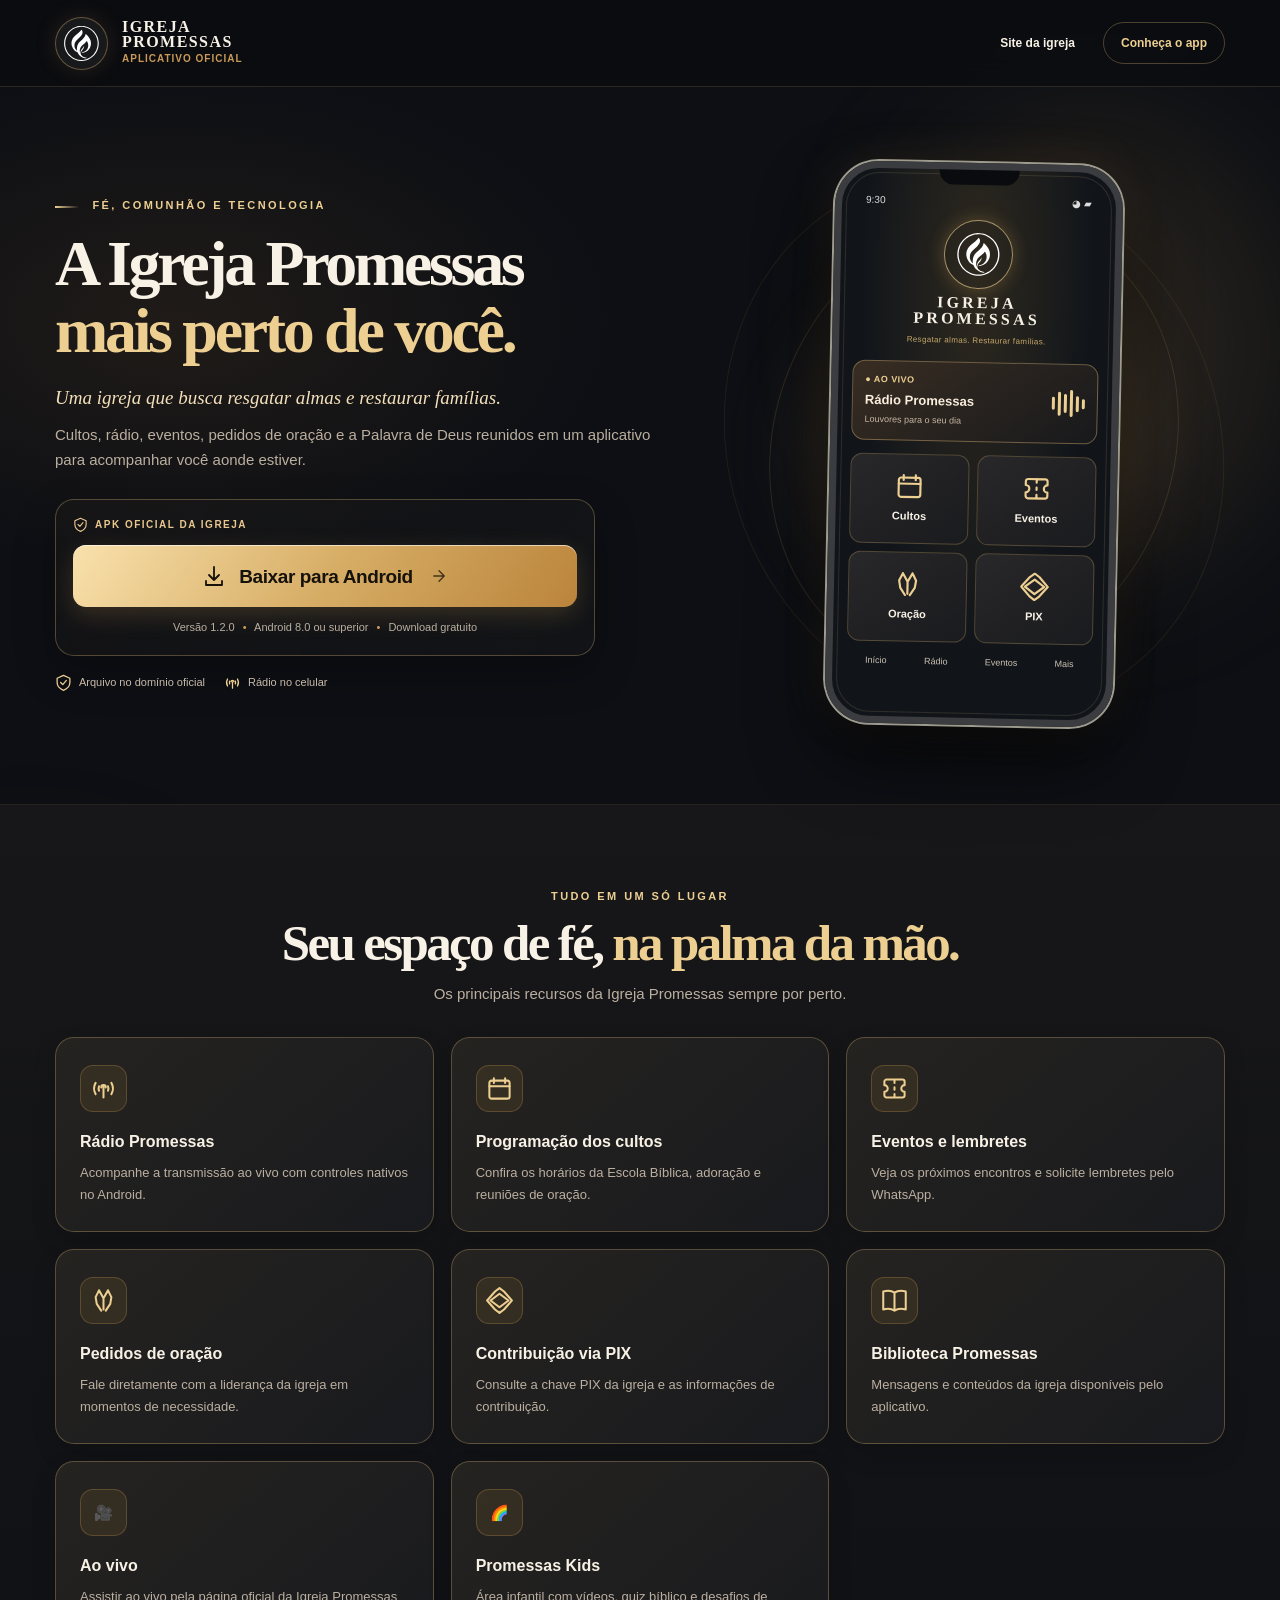
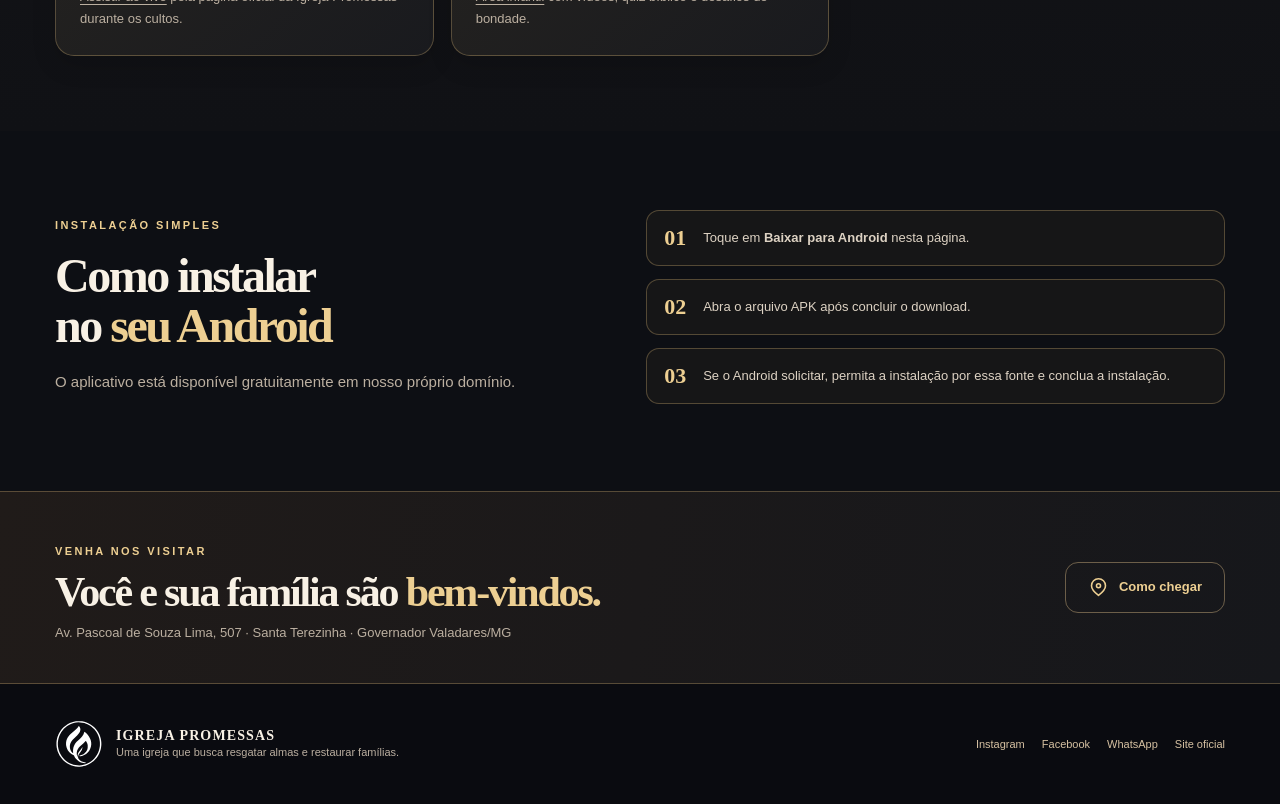
<file: app/index.html>
<!doctype html>
<html lang="pt-BR">
<head>
<meta charset="utf-8">
<meta name="viewport" content="width=device-width, initial-scale=1">
<meta name="theme-color" content="#0e1015">
<meta name="description" content="Baixe o aplicativo oficial da Igreja Promessas para Android: rádio, cultos, eventos, oração, PIX e mensagens.">
<meta property="og:title" content="Aplicativo Oficial | Igreja Promessas">
<meta property="og:description" content="Rádio, programação dos cultos, eventos, oração e mensagens da Igreja Promessas em seu celular.">
<meta property="og:type" content="website">
<link rel="canonical" href="https://igrejapromessas.site/app/">
<link rel="icon" href="/logo-promessas.svg" type="image/svg+xml">
<link rel="stylesheet" href="estilo.css?v=20261108a1">
<title>Baixar Aplicativo Android | Igreja Promessas</title>
</head>
<body>
<svg xmlns="http://www.w3.org/2000/svg" aria-hidden="true" class="symbols" viewBox="0 0 24 24">
<symbol id="i-radio" viewBox="0 0 24 24"><path d="M5 17a10 10 0 0 1 0-10m14 10a10 10 0 0 0 0-10M8 14a6 6 0 0 1 0-4m8 4a6 6 0 0 0 0-4m-4 1v9m-2-9a2 2 0 1 1 4 0"/></symbol>
<symbol id="i-calendar" viewBox="0 0 24 24"><rect x="3" y="5" width="18" height="16" rx="2"/><path d="M7 3v4M17 3v4M3 10h18m5 5 2 2 4-4"/></symbol>
<symbol id="i-event" viewBox="0 0 24 24"><path d="M5 4h14a2 2 0 0 1 2 2v3a3 3 0 0 0 0 6v3a2 2 0 0 1-2 2H5a2 2 0 0 1-2-2v-3a3 3 0 0 0 0-6V6a2 2 0 0 1 2-2zM12 4v3m0 4v2m0 4v3"/></symbol>
<symbol id="i-pray" viewBox="0 0 24 24"><path d="m8 3 4 7 4-7m-8 0-3 6 1 6 4 6m6-18 3 6-1 6-4 6M12 10v10"/></symbol>
<symbol id="i-pix" viewBox="0 0 24 24"><path d="m8 4 4-3 4 3 7 8-7 8-4 3-4-3-7-8zm-4 8 8 6 8-6-8-6z"/></symbol>
<symbol id="i-book" viewBox="0 0 24 24"><path d="M12 5c-3-2-6-2-10-1v16c4-1 7-1 10 1m0-16c3-2 6-2 10-1v16c-4-1-7-1-10 1zm0 0v16"/></symbol>
<symbol id="i-download" viewBox="0 0 24 24"><path d="M12 3v13m-5-5 5 5 5-5M4 17v4h16v-4"/></symbol>
<symbol id="i-shield" viewBox="0 0 24 24"><path d="m12 2 9 4v6c0 6-4 9-9 11C7 21 3 18 3 12V6zM8 12l3 3 5-6"/></symbol>
<symbol id="i-pin" viewBox="0 0 24 24"><path d="M20 10c0 5-8 11-8 11S4 15 4 10a8 8 0 0 1 16 0z"/><circle cx="12" cy="10" r="2.3"/></symbol>
<symbol id="i-arrow" viewBox="0 0 24 24"><path d="M5 12h14m-7-7 7 7-7 7"/></symbol>
</svg>
<div class="ambient ambient-one" aria-hidden="true"></div>
<div class="ambient ambient-two" aria-hidden="true"></div>
<header class="site-header"><div class="container header-inner">
  <a class="brand" href="/" aria-label="Voltar ao site da Igreja Promessas"><span class="brand-icon"><img src="/logo-promessas.svg" alt=""></span><span class="brand-text"><strong>IGREJA<br>PROMESSAS</strong><small>Aplicativo oficial</small></span></a>
  <nav aria-label="Navegação principal"><a class="header-link" href="/">Site da igreja</a><a class="header-link header-highlight" href="#recursos">Conheça o app</a></nav>
</div></header>
<main>
<section class="hero container" aria-labelledby="hero-title">
  <div class="hero-copy">
    <div class="eyebrow"><span class="eyebrow-line"></span> FÉ, COMUNHÃO E TECNOLOGIA</div>
    <h1 id="hero-title">A Igreja Promessas <em>mais perto de você.</em></h1>
    <p class="tagline">Uma igreja que busca resgatar almas e restaurar famílias.</p>
    <p class="hero-desc">Cultos, rádio, eventos, pedidos de oração e a Palavra de Deus reunidos em um aplicativo para acompanhar você aonde estiver.</p>
    <div class="download-box" id="baixar">
      <span class="official"><svg class="icon" aria-hidden="true"><use href="#i-shield"/></svg> APK OFICIAL DA IGREJA</span>
      <a class="cta" id="apk" href="/downloads/Igreja-Promessas-Android-v1.2.0.apk" download="Igreja-Promessas-Android-v1.2.0.apk"><svg class="icon" aria-hidden="true"><use href="#i-download"/></svg><span>Baixar para Android</span><svg class="icon end" aria-hidden="true"><use href="#i-arrow"/></svg></a>
      <p class="download-meta">Versão 1.2.0 <span aria-hidden="true">•</span> Android 8.0 ou superior <span aria-hidden="true">•</span> Download gratuito</p>
    </div>
    <div class="trust-row"><span><svg class="icon" aria-hidden="true"><use href="#i-shield"/></svg> Arquivo no domínio oficial</span><span><svg class="icon" aria-hidden="true"><use href="#i-radio"/></svg> Rádio no celular</span></div>
  </div>
  <div class="phone-stage">
    <div class="orbit orbit-a" aria-hidden="true"></div><div class="orbit orbit-b" aria-hidden="true"></div>
    <div class="phone" role="img" aria-label="Prévia ilustrativa do aplicativo Igreja Promessas com recursos de rádio, cultos, eventos e PIX">
      <div class="phone-camera" aria-hidden="true"></div>
      <div class="phone-status"><span>9:30</span><span>◕ ▰</span></div>
      <div class="phone-logo"><span class="phone-mark"><img src="/logo-promessas.svg" alt=""></span><strong>IGREJA<br>PROMESSAS</strong></div>
      <div class="phone-slogan">Resgatar almas. Restaurar famílias.</div>
      <div class="phone-radiobox"><div><small>● AO VIVO</small><strong>Rádio Promessas</strong><span>Louvores para o seu dia</span></div><div class="audio-waves" aria-hidden="true"><i></i><i></i><i></i><i></i><i></i><i></i></div></div>
      <div class="phone-tiles">
        <div><svg class="icon" aria-hidden="true"><use href="#i-calendar"/></svg><span>Cultos</span></div>
        <div><svg class="icon" aria-hidden="true"><use href="#i-event"/></svg><span>Eventos</span></div>
        <div><svg class="icon" aria-hidden="true"><use href="#i-pray"/></svg><span>Oração</span></div>
        <div><svg class="icon" aria-hidden="true"><use href="#i-pix"/></svg><span>PIX</span></div>
      </div>
      <div class="phone-bottom"><span>Início</span><span>Rádio</span><span>Eventos</span><span>Mais</span></div>
    </div>
  </div>
</section>
<section class="resources-section" id="recursos"><div class="container">
  <div class="center-heading"><p class="eyebrow">TUDO EM UM SÓ LUGAR</p><h2>Seu espaço de fé, <em>na palma da mão.</em></h2><p>Os principais recursos da Igreja Promessas sempre por perto.</p></div>
  <div class="features">
    <article class="feature"><span class="feature-icon"><svg class="icon"><use href="#i-radio"/></svg></span><h3>Rádio Promessas</h3><p>Acompanhe a transmissão ao vivo com controles nativos no Android.</p></article>
    <article class="feature"><span class="feature-icon"><svg class="icon"><use href="#i-calendar"/></svg></span><h3>Programação dos cultos</h3><p>Confira os horários da Escola Bíblica, adoração e reuniões de oração.</p></article>
    <article class="feature"><span class="feature-icon"><svg class="icon"><use href="#i-event"/></svg></span><h3>Eventos e lembretes</h3><p>Veja os próximos encontros e solicite lembretes pelo WhatsApp.</p></article>
    <article class="feature"><span class="feature-icon"><svg class="icon"><use href="#i-pray"/></svg></span><h3>Pedidos de oração</h3><p>Fale diretamente com a liderança da igreja em momentos de necessidade.</p></article>
    <article class="feature"><span class="feature-icon"><svg class="icon"><use href="#i-pix"/></svg></span><h3>Contribuição via PIX</h3><p>Consulte a chave PIX da igreja e as informações de contribuição.</p></article>
    <article class="feature"><span class="feature-icon"><svg class="icon"><use href="#i-book"/></svg></span><h3>Biblioteca Promessas</h3><p>Mensagens e conteúdos da igreja disponíveis pelo aplicativo.</p></article>
    <article class="feature"><span class="feature-icon" aria-hidden="true">🎥</span><h3>Ao vivo</h3><p><a href="/culto/" style="color:inherit;text-decoration:underline;text-underline-offset:3px">Assistir ao vivo</a> pela página oficial da Igreja Promessas durante os cultos.</p></article>
    <article class="feature"><span class="feature-icon" aria-hidden="true">🌈</span><h3>Promessas Kids</h3><p><a href="/kids/" style="color:inherit;text-decoration:underline;text-underline-offset:3px">Área infantil</a> com vídeos, quiz bíblico e desafios de bondade.</p></article>
  </div>
</div></section>
<section class="steps container" aria-labelledby="instalar-titulo">
  <div class="steps-copy"><p class="eyebrow">INSTALAÇÃO SIMPLES</p><h2 id="instalar-titulo">Como instalar no <em>seu Android</em></h2><p>O aplicativo está disponível gratuitamente em nosso próprio domínio.</p></div>
  <ol class="step-list"><li><strong>01</strong><span>Toque em <b>Baixar para Android</b> nesta página.</span></li><li><strong>02</strong><span>Abra o arquivo APK após concluir o download.</span></li><li><strong>03</strong><span>Se o Android solicitar, permita a instalação por essa fonte e conclua a instalação.</span></li></ol>
</section>
<section class="invitation"><div class="container invitation-inner"><div><p class="eyebrow">VENHA NOS VISITAR</p><h2>Você e sua família são <em>bem-vindos.</em></h2><p>Av. Pascoal de Souza Lima, 507 · Santa Terezinha · Governador Valadares/MG</p></div><a class="outline-link" href="https://www.google.com/maps/dir/?api=1&destination=Av.%20Pascoal%20de%20Souza%20Lima%2C%20507%2C%20Santa%20Terezinha%2C%20Governador%20Valadares%2C%20MG" target="_blank" rel="noopener noreferrer"><svg class="icon"><use href="#i-pin"/></svg> Como chegar</a></div></section>
</main>
<footer><div class="container footer"><div class="footer-identity"><img src="/logo-promessas.svg" alt=""><div><strong>IGREJA PROMESSAS</strong><span>Uma igreja que busca resgatar almas e restaurar famílias.</span></div></div><div class="footer-links"><a href="https://www.instagram.com/promessasgv/" target="_blank" rel="noopener noreferrer">Instagram</a><a href="https://www.facebook.com/iemp.promessas/" target="_blank" rel="noopener noreferrer">Facebook</a><a href="https://wa.me/5533999215827" target="_blank" rel="noopener noreferrer">WhatsApp</a><a href="/">Site oficial</a></div></div></footer>
</body></html>
</file>
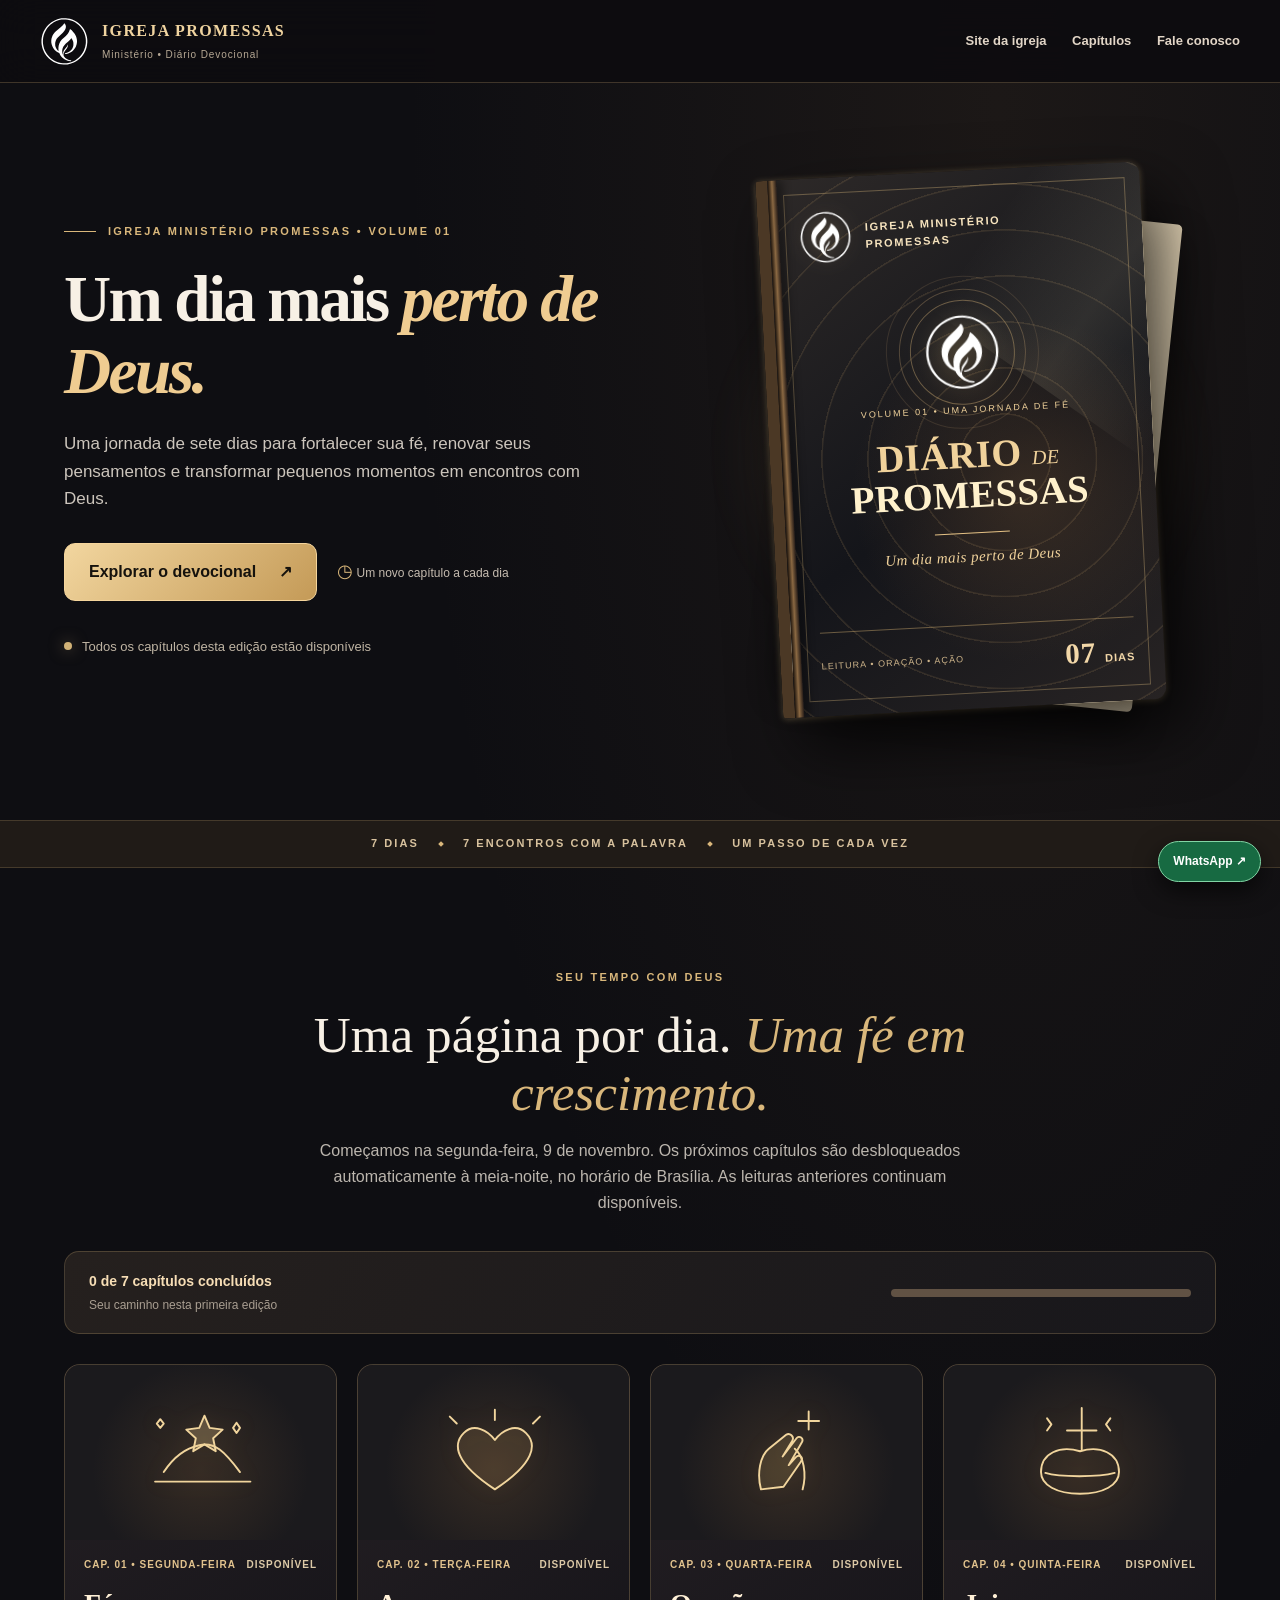
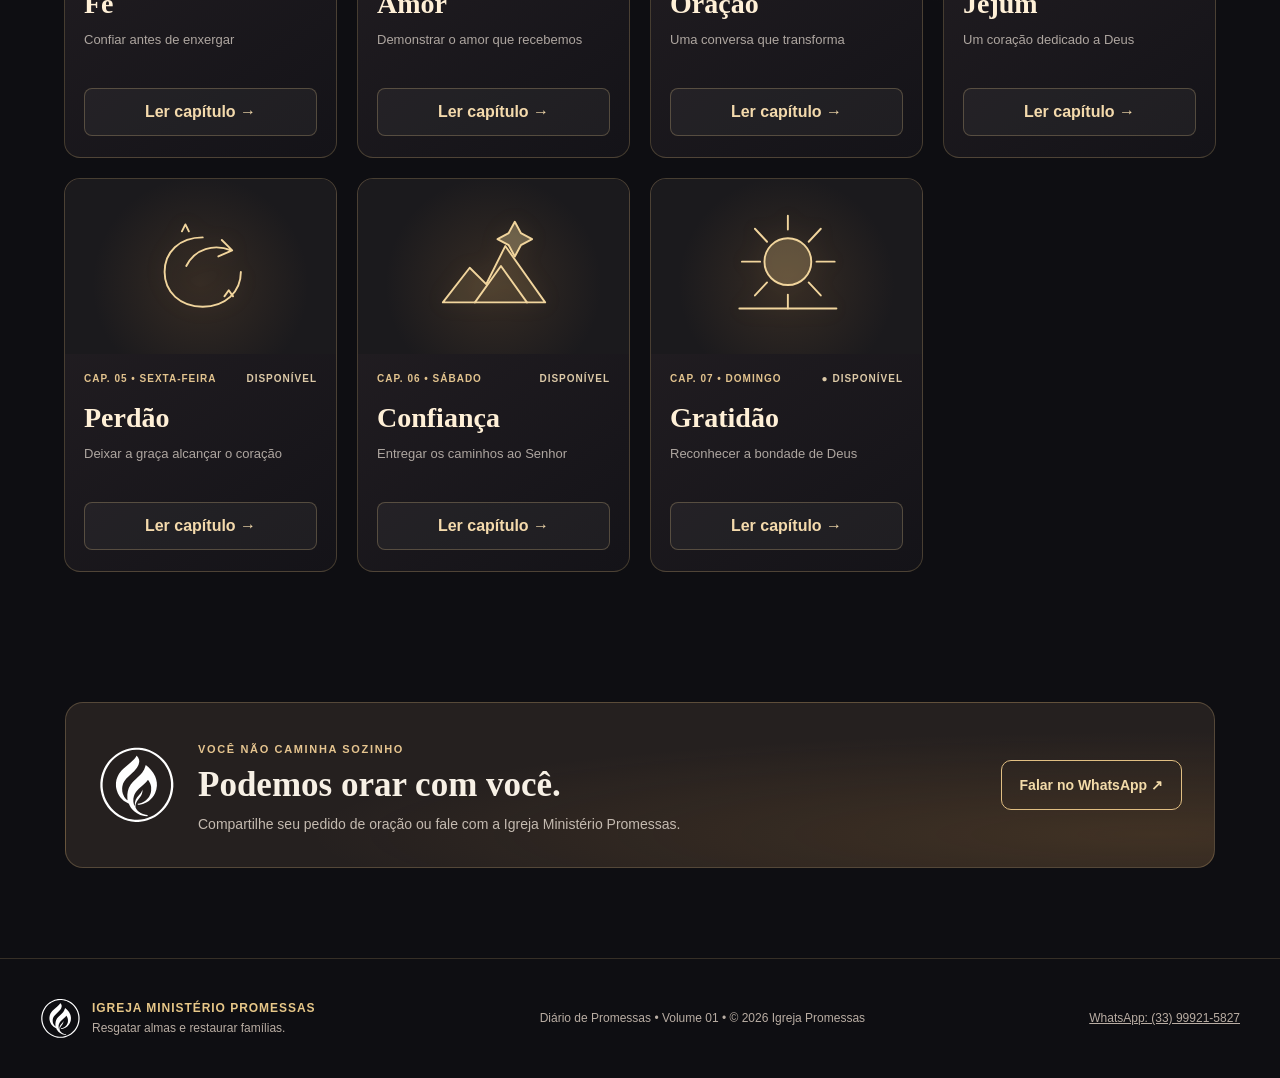
<file: devocional/index.html>
<!doctype html>
<html lang="pt-BR">
<head>
<meta charset="utf-8">
<meta name="viewport" content="width=device-width,initial-scale=1">
<meta name="theme-color" content="#101015">
<meta name="description" content="Diário de Promessas: um devocional para cada dia, com leitura bíblica, reflexão, oração e desafio de fé. Igreja Ministério Promessas.">
<meta property="og:title" content="Diário de Promessas | Igreja Promessas">
<meta property="og:description" content="Um dia mais perto de Deus. Comece sua jornada devocional em 9 de novembro.">
<link rel="icon" href="../logo-promessas.svg" type="image/svg+xml">
<link rel="canonical" href="https://igrejapromessas.site/devocional/">
<link rel="stylesheet" href="estilo.css?v=20261108d1">
<title>Diário de Promessas | Devocional da Igreja Promessas</title>
<script src="app.js?v=20261108d1" defer></script>
</head>
<body>
<a class="skip-link" href="#capitulos">Pular para os capítulos</a>
<header class="topbar">
  <a class="identity" href="/" aria-label="Voltar ao site da Igreja Ministério Promessas">
    <img src="../logo-promessas.svg" alt="Logo da Igreja Promessas">
    <span><strong>IGREJA PROMESSAS</strong><small>Ministério • Diário Devocional</small></span>
  </a>
  <nav aria-label="Navegação"><a href="/">Site da igreja</a><a href="#capitulos">Capítulos</a><a href="https://wa.me/5533999215827?text=Ol%C3%A1%21%20Gostaria%20de%20falar%20com%20a%20Igreja%20Promessas%20sobre%20o%20Di%C3%A1rio%20de%20Promessas." target="_blank" rel="noopener noreferrer">Fale conosco</a></nav>
</header>
<main>
<section class="introduction" aria-labelledby="main-title">
<div class="intro-copy">
  <div class="overline"><span class="gold-line"></span> IGREJA MINISTÉRIO PROMESSAS • VOLUME 01</div>
  <h1 id="main-title">Um dia mais <em>perto de Deus.</em></h1>
  <p class="intro-lead">Uma jornada de sete dias para fortalecer sua fé, renovar seus pensamentos e transformar pequenos momentos em encontros com Deus.</p>
  <div class="intro-actions"><a class="action-gold" href="#capitulos">Explorar o devocional <span aria-hidden="true">↗</span></a><span class="intro-note"><span aria-hidden="true">◷</span> Um novo capítulo a cada dia</span></div>
  <div class="intro-status" role="status"><span class="status-dot" aria-hidden="true"></span><span id="intro-date">Estreia em 9 de novembro de 2026</span></div>
</div>
<div class="cover-scene" aria-label="Capa do Diário de Promessas">
  <div class="cover-back" aria-hidden="true"></div>
  <div class="book-cover">
    <div class="cover-sheen"></div><div class="cover-border"></div>
    <div class="cover-top"><img src="../logo-promessas.svg" alt="Logo oficial da Igreja Promessas"><span>IGREJA MINISTÉRIO<br>PROMESSAS</span></div>
    <div class="cover-ornament" aria-hidden="true"><img src="../logo-promessas.svg" alt=""></div>
    <div class="cover-center"><small>VOLUME 01 • UMA JORNADA DE FÉ</small><div class="cover-title">DIÁRIO <span>DE</span><br><em>PROMESSAS</em></div><div class="cover-rule"></div><p>Um dia mais perto de Deus</p></div>
    <div class="cover-bottom"><span>LEITURA • ORAÇÃO • AÇÃO</span><strong>07 <small>DIAS</small></strong></div>
  </div>
</div>
</section>
<div class="edition-ribbon"><span>7 DIAS</span><i></i><span>7 ENCONTROS COM A PALAVRA</span><i></i><span>UM PASSO DE CADA VEZ</span></div>
<section class="chapter-section" id="capitulos" aria-labelledby="chapters-title">
  <div class="section-intro"><span class="section-kicker">SEU TEMPO COM DEUS</span><h2 id="chapters-title">Uma página por dia. <em>Uma fé em crescimento.</em></h2><p>Começamos na segunda-feira, 9 de novembro. Os próximos capítulos são desbloqueados automaticamente à meia-noite, no horário de Brasília. As leituras anteriores continuam disponíveis.</p></div>
  <div class="progress-panel"><div><strong id="progress-label">0 de 7 capítulos concluídos</strong><span>Seu caminho nesta primeira edição</span></div><div class="progress-track" role="progressbar" aria-label="Capítulos concluídos" aria-valuemin="0" aria-valuemax="7" aria-valuenow="0" id="progress-track"><div id="progress-fill"></div></div></div>
  <div class="chapter-grid" id="chapter-grid" aria-live="polite"><p class="loading-msg">Preparando os capítulos…</p></div>
</section>
<section class="reading-area" id="leitura" hidden aria-labelledby="reading-title">
  <div class="reading-toolbar"><button type="button" id="back-to-chapters" class="text-button">← Voltar aos capítulos</button><span id="chapter-indicator">CAPÍTULO</span></div>
  <article class="paper" id="reader-content"></article>
  <div class="reading-actions"><button id="complete-button" class="action-gold" type="button">Marcar como concluído <span aria-hidden="true">✓</span></button><button id="share-button" class="action-outline" type="button">Compartilhar com alguém <span aria-hidden="true">↗</span></button></div>
  <p class="reading-disclaimer">A caminhada cristã é pessoal. Adapte os desafios à sua realidade e às suas condições de saúde. O importante é cultivar a fé com sinceridade.</p>
</section>
<section class="invitation"><img src="../logo-promessas.svg" alt="Logo oficial da Igreja Promessas"><div><span>VOCÊ NÃO CAMINHA SOZINHO</span><h2>Podemos orar com você.</h2><p>Compartilhe seu pedido de oração ou fale com a Igreja Ministério Promessas.</p></div><a href="https://wa.me/5533999215827?text=Ol%C3%A1%21%20Estou%20acompanhando%20o%20Di%C3%A1rio%20de%20Promessas%20e%20gostaria%20de%20pedir%20ora%C3%A7%C3%A3o." target="_blank" rel="noopener noreferrer">Falar no WhatsApp ↗</a></section>
</main>
<footer class="footer"><div class="footer-logo"><img src="../logo-promessas.svg" alt="Logo da Igreja Promessas"><div><strong>IGREJA MINISTÉRIO PROMESSAS</strong><span>Resgatar almas e restaurar famílias.</span></div></div><p>Diário de Promessas • Volume 01 • © 2026 Igreja Promessas</p><a href="https://wa.me/5533999215827" target="_blank" rel="noopener noreferrer">WhatsApp: (33) 99921-5827</a></footer>
<a class="floating-contact" href="https://wa.me/5533999215827?text=Ol%C3%A1%21%20Vim%20pelo%20Di%C3%A1rio%20de%20Promessas." target="_blank" rel="noopener noreferrer" aria-label="Conversar com a Igreja Promessas pelo WhatsApp">WhatsApp <span aria-hidden="true">↗</span></a>
</body>
</html>
</file>
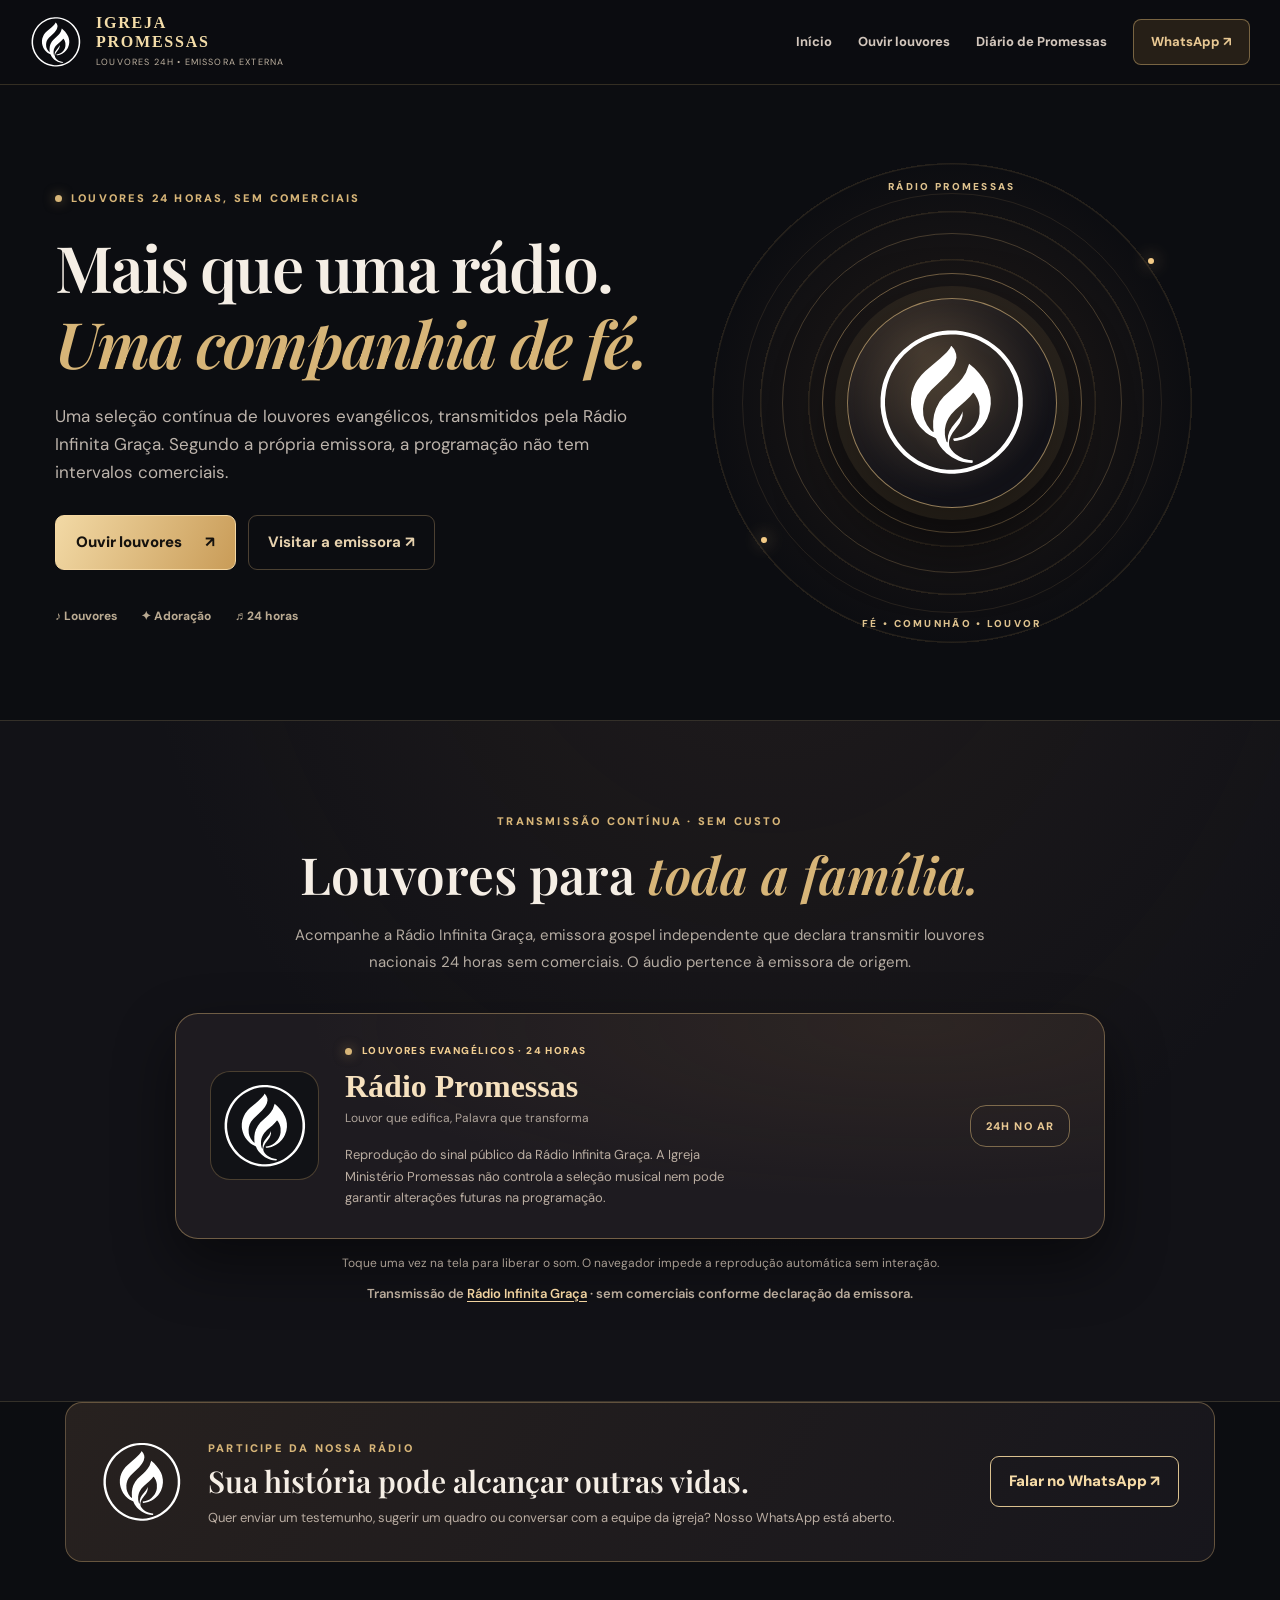
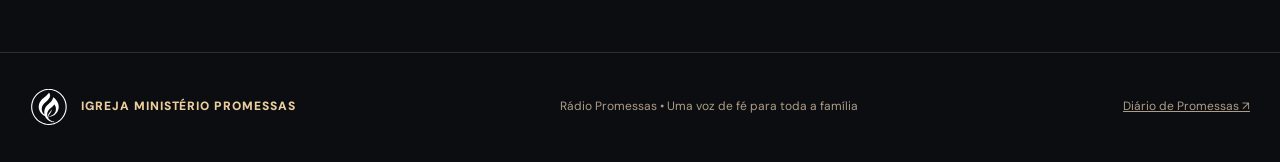
<file: radio/index.html>
<!doctype html>
<html lang="pt-BR"><head>
<meta charset="utf-8"><meta name="viewport" content="width=device-width,initial-scale=1">
<meta name="theme-color" content="#0d0e13">
<meta name="description" content="Rádio Promessas: uma voz de fé para toda a família. Louvores evangélicos 24 horas, sem intervalos comerciais, com o sinal da Rádio Infinita Graça.">
<meta property="og:title" content="Rádio Promessas | Igreja Ministério Promessas">
<meta property="og:description" content="Louvor que edifica. Palavra que transforma. Conheça a nova Rádio Promessas.">
<link rel="icon" href="../logo-promessas.svg" type="image/svg+xml">
<link rel="canonical" href="https://igrejapromessas.site/radio/">
<link rel="stylesheet" href="estilo.css?v=20261108r1">

<title>Rádio Promessas | Igreja Ministério Promessas</title>
<link rel="stylesheet" href="/radio/transmissao.css?v=trans20261108b">
</head><body>
<a class="skip" href="#vinheta">Ir para a identidade sonora</a>
<header class="header"><a href="/" class="brand"><img src="../logo-promessas.svg" alt="Logo da Igreja Promessas"><span><strong>IGREJA<br>PROMESSAS</strong><small>LOUVORES 24H • EMISSORA EXTERNA</small></span></a><nav aria-label="Principal"><a href="/">Início</a><a href="#vinheta">Ouvir louvores</a><a href="/devocional/">Diário de Promessas</a><a class="nav-highlight" href="https://wa.me/5533999215827?text=Ol%C3%A1%21%20Quero%20acompanhar%20a%20nova%20R%C3%A1dio%20Promessas." target="_blank" rel="noopener noreferrer">WhatsApp ↗</a></nav></header>
<main>
<section class="hero">
<div class="hero-copy">
 <p class="kicker"><span class="kicker-dot"></span> LOUVORES 24 HORAS, SEM COMERCIAIS</p>
 <h1>Mais que uma rádio.<br><em>Uma companhia de fé.</em></h1>
 <p class="hero-intro">Uma seleção contínua de louvores evangélicos, transmitidos pela Rádio Infinita Graça. Segundo a própria emissora, a programação não tem intervalos comerciais.</p>
 <div class="hero-actions"><a class="gold-button" href="#vinheta">Ouvir louvores <span>↗</span></a><a class="ghost-button" href="https://www.radioinfinitagraca.com.br/" target="_blank" rel="noopener noreferrer">Visitar a emissora ↗</a></div>
 <div class="hero-summary"><span>♪ Louvores</span><span>✦ Adoração</span><span>♬ 24 horas</span></div>
</div>
<div class="radio-art" aria-hidden="true"><div class="radio-halo halo-one"></div><div class="radio-halo halo-two"></div><div class="radio-halo halo-three"></div><div class="radio-core"><img src="../logo-promessas.svg" alt=""></div><div class="ring-caption ring-caption-top">RÁDIO PROMESSAS</div><div class="ring-caption ring-caption-bottom">FÉ • COMUNHÃO • LOUVOR</div><div class="signal-light signal-one"></div><div class="signal-light signal-two"></div></div>
</section>
<section class="listening" id="vinheta" aria-labelledby="listen-title">
<div class="section-header"><span class="overline">TRANSMISSÃO CONTÍNUA · SEM CUSTO</span><h2 id="listen-title">Louvores para <em>toda a família.</em></h2><p>Acompanhe a Rádio Infinita Graça, emissora gospel independente que declara transmitir louvores nacionais 24 horas sem comerciais. O áudio pertence à emissora de origem.</p></div>
<div class="player-card voice-production">
<div class="player-emblem"><img src="../logo-promessas.svg" alt="Logo da Igreja Promessas"></div>
<div class="player-center"><span class="player-stage"><span class="small-dot"></span> LOUVORES EVANGÉLICOS · 24 HORAS</span><strong>Rádio Promessas</strong><span class="player-caption">Louvor que edifica, Palavra que transforma</span>
<p class="voice-description">Reprodução do sinal público da Rádio Infinita Graça. A Igreja Ministério Promessas não controla a seleção musical nem pode garantir alterações futuras na programação.</p>
</div><span class="coming-soon">24h no ar</span>
</div>
<audio id="promessas-radio" preload="none" autoplay playsinline aria-label="Louvores 24 horas, sinal da Rádio Infinita Graça"><source src="https://stream2.svrdedicado.org:8158/stream" type="audio/mpeg"></audio>
<p class="player-note" id="player-status" role="status" aria-live="polite">Sintonizando louvores 24 horas...</p>
<p class="radio-partner-note">Transmissão de <a href="https://www.radioinfinitagraca.com.br/" target="_blank" rel="noopener noreferrer">Rádio Infinita Graça</a> · sem comerciais conforme declaração da emissora.</p>
</section>

<section class="mission"><div class="mission-logo"><img src="../logo-promessas.svg" alt="Logo Igreja Promessas"></div><div><span class="overline">PARTICIPE DA NOSSA RÁDIO</span><h2>Sua história pode alcançar outras vidas.</h2><p>Quer enviar um testemunho, sugerir um quadro ou conversar com a equipe da igreja? Nosso WhatsApp está aberto.</p></div><a href="https://wa.me/5533999215827?text=Ol%C3%A1%21%20Quero%20participar%20da%20R%C3%A1dio%20Promessas." target="_blank" rel="noopener noreferrer">Falar no WhatsApp ↗</a></section>
</main>
<footer class="footer"><a class="footer-logo" href="/"><img src="../logo-promessas.svg" alt=""><span>IGREJA MINISTÉRIO PROMESSAS</span></a><p>Rádio Promessas • Uma voz de fé para toda a família</p><a href="/devocional/">Diário de Promessas ↗</a></footer>
<script src="/radio/transmissao.js?v=trans20261108b" defer></script>
</body></html>
</file>
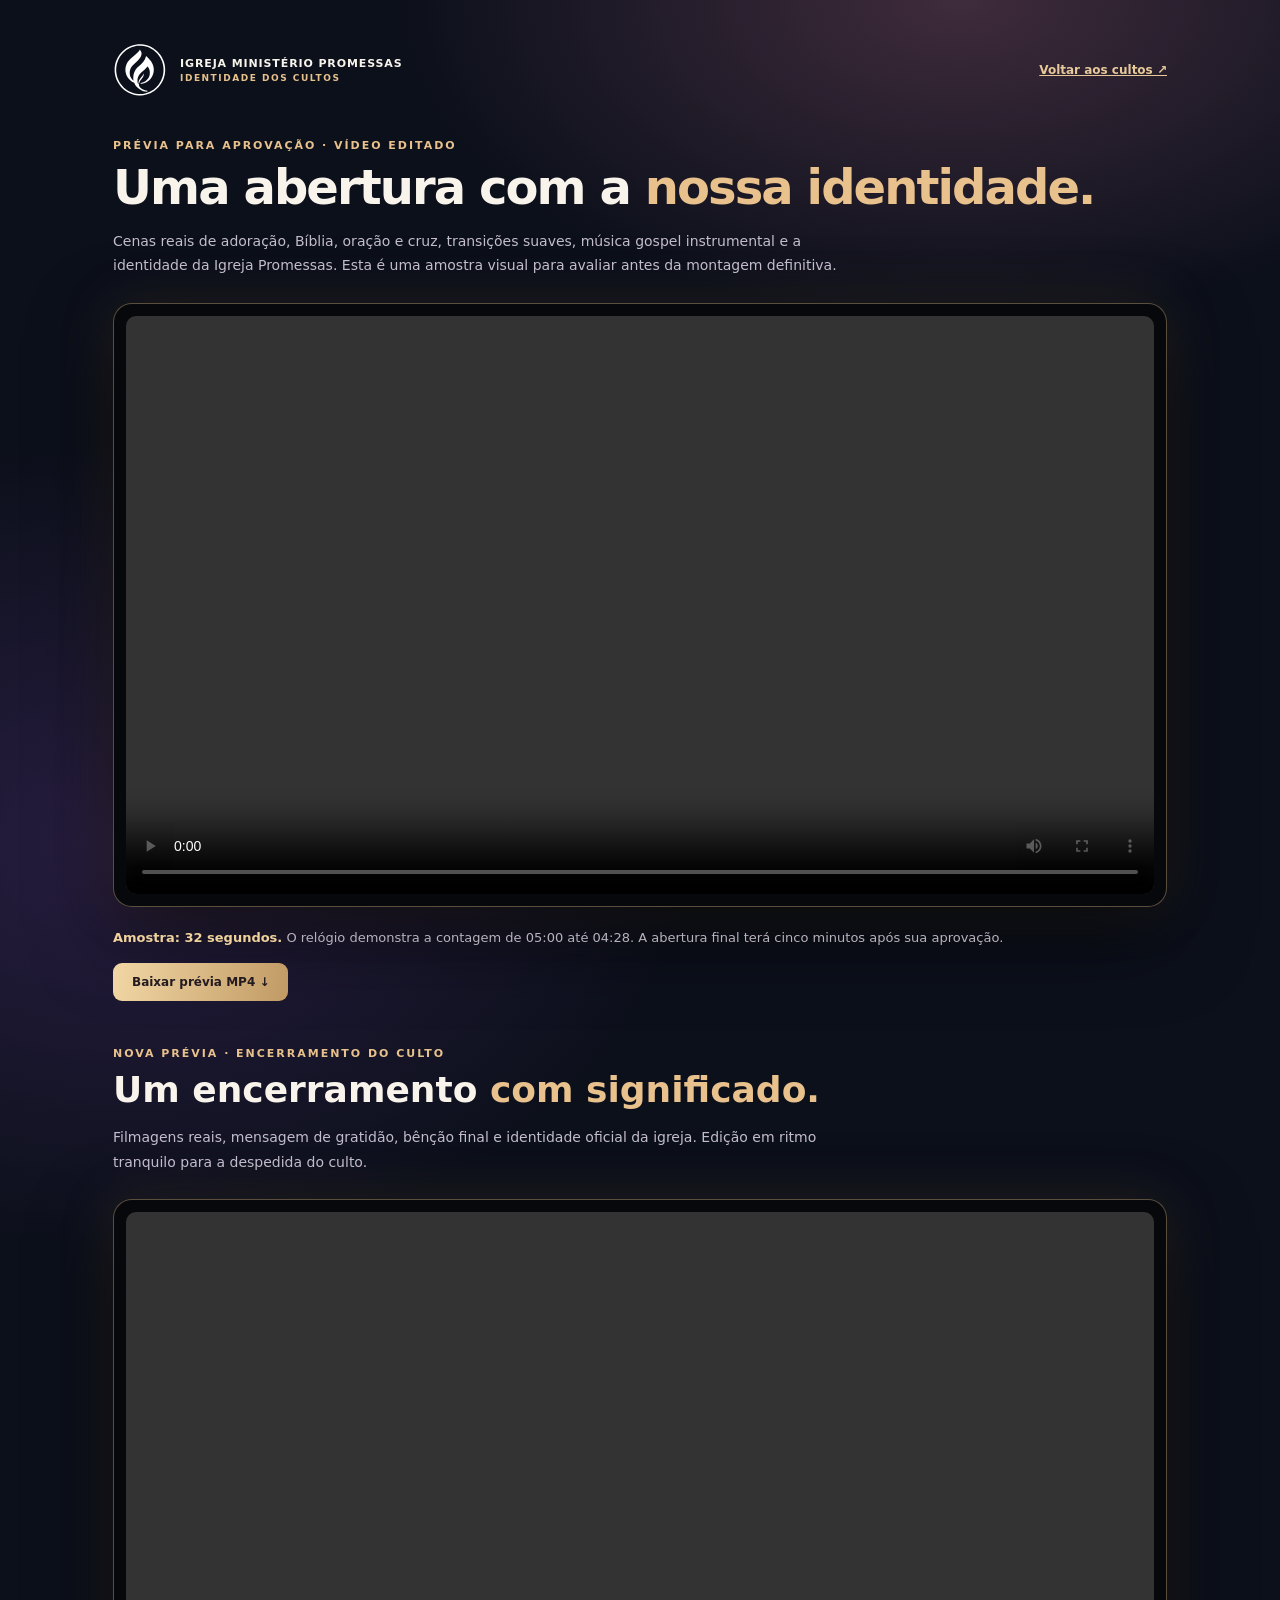
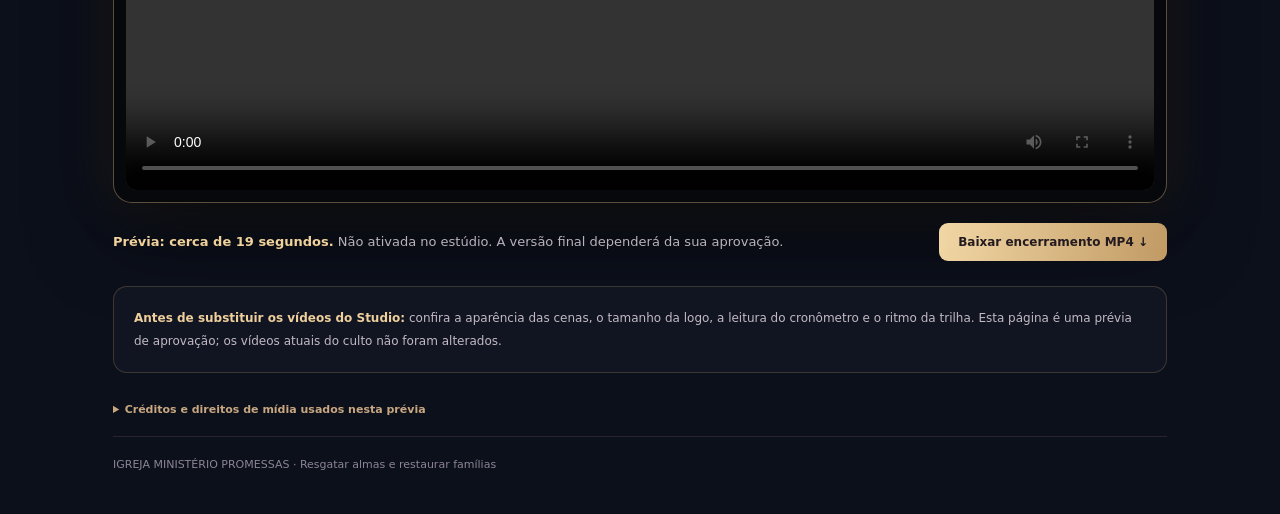
<file: culto/previas/index.html>
<!DOCTYPE html>
<html lang="pt-BR">
<head>
<meta charset="utf-8">
<meta name="viewport" content="width=device-width,initial-scale=1">
<meta name="theme-color" content="#100d1b">
<meta name="robots" content="noindex,nofollow">
<title>Prévia de abertura | Igreja Ministério Promessas</title>
<meta name="description" content="Prévia para aprovação da abertura cinematográfica dos cultos da Igreja Ministério Promessas.">
<link rel="icon" href="/logo-promessas.svg">
<style>
:root{color-scheme:dark;--gold:#e8c18c;--light:#f9f4eb;--muted:#bcb1c3}
*{box-sizing:border-box}body{margin:0;font-family:system-ui,-apple-system,"Segoe UI",sans-serif;min-height:100vh;color:var(--light);background:radial-gradient(ellipse 700px 400px at 75% 0%,#6a42578a,transparent 80%),radial-gradient(ellipse 700px 500px at 10% 40%,#362454aa,transparent 80%),#0c101b}
main{max-width:1140px;margin:auto;padding:clamp(17px,4vw,43px)}
nav{display:flex;align-items:center;justify-content:space-between;gap:15px;margin-bottom:42px}.brand{display:flex;align-items:center;gap:13px;font-size:11px;font-weight:800;letter-spacing:.08em}.brand img{width:54px;height:54px;object-fit:contain}.brand small{display:block;color:var(--gold);font-size:9px;letter-spacing:.17em;margin-top:3px}nav>a:last-child{font-weight:700;color:#e7c99a;font-size:12px}
.label{color:var(--gold);font-size:11px;letter-spacing:.18em;font-weight:800;margin:0 0 9px}
h1{font-size:clamp(28px,4vw,48px);line-height:1.1;letter-spacing:-.04em;margin:0 0 15px;font-weight:850}h1 em{font-style:normal;color:var(--gold)}
.sub{font-size:14px;max-width:750px;line-height:1.75;color:#c3bccc;margin:0 0 25px}
.player{background:#06080c;border:1px solid #c0a27774;padding:clamp(5px,1.2vw,12px);border-radius:19px;box-shadow:0 28px 80px #0009,0 1px 55px #ad87542c}
video{display:block;width:100%;aspect-ratio:16/9;object-fit:contain;border-radius:10px;background:#0b0d14}
.footrow{display:flex;justify-content:space-between;gap:14px;align-items:center;margin:20px 0;flex-wrap:wrap}
.hint{color:#b8b2bd;font-size:13px;line-height:1.7}.hint strong{color:#f0d29c}
a.download{background:linear-gradient(100deg,#f1d7a5,#c19a64);color:#241b20;padding:12px 19px;border-radius:9px;font-size:12px;font-weight:850;text-decoration:none;white-space:nowrap}
.note{padding:20px;border-radius:14px;background:#151827b5;border:1px solid #e8bd7a35;color:#c2b9c3;font-size:12px;line-height:1.85;margin:25px 0 30px}
.note strong{color:#efcf9b}details{font-size:11px;color:#b4aabd;margin:19px 0}details summary{cursor:pointer;color:#c8a781;font-weight:700}details a{color:#e4c598}
footer{font-size:11px;color:#8c8497;border-top:1px solid #5a48555b;padding-top:21px;margin-top:20px}
@media(max-width:520px){nav{margin-bottom:25px}.brand img{width:42px;height:42px}.brand{font-size:9px}.player{border-radius:10px;padding:4px}.player video{border-radius:6px}.footrow{align-items:stretch}.footrow a{width:100%;text-align:center}}
</style>
</head>
<body><main>
<nav><div class="brand"><img src="/logo-promessas.svg" alt="Logo da Igreja Ministério Promessas"><div>IGREJA MINISTÉRIO PROMESSAS<small>IDENTIDADE DOS CULTOS</small></div></div><a href="/culto/">Voltar aos cultos ↗</a></nav>
<p class="label">PRÉVIA PARA APROVAÇÃO · VÍDEO EDITADO</p>
<h1>Uma abertura com a <em>nossa identidade.</em></h1>
<p class="sub">Cenas reais de adoração, Bíblia, oração e cruz, transições suaves, música gospel instrumental e a identidade da Igreja Promessas. Esta é uma amostra visual para avaliar antes da montagem definitiva.</p>
<div class="player"><video controls playsinline preload="metadata" aria-label="Vídeo demonstrativo da abertura do culto">
<source src="./abertura-promessas-previa.mp4" type="video/mp4">Seu navegador não suporta reprodução de vídeo MP4.</video></div>
<div class="footrow">
 <span class="hint"><strong>Amostra: 32 segundos.</strong> O relógio demonstra a contagem de 05:00 até 04:28. A abertura final terá cinco minutos após sua aprovação.</span>
 <a class="download" href="./abertura-promessas-previa.mp4" download="Previa-Abertura-Igreja-Promessas.mp4">Baixar prévia MP4 <span aria-hidden="true">↓</span></a>
</div>
<section aria-labelledby="outro-title" style="margin-top:46px">
<p class="label">NOVA PRÉVIA · ENCERRAMENTO DO CULTO</p>
<h2 id="outro-title" style="font-size:clamp(25px,3.2vw,36px);margin:0 0 15px">Um encerramento <em style="color:var(--gold);font-style:normal">com significado.</em></h2>
<p class="sub">Filmagens reais, mensagem de gratidão, bênção final e identidade oficial da igreja. Edição em ritmo tranquilo para a despedida do culto.</p>
<div class="player"><video controls playsinline preload="metadata" aria-label="Prévia do encerramento do culto">
<source src="./encerramento-promessas-previa-v2.mp4" type="video/mp4">Seu navegador não suporta vídeo MP4.</video></div>
<div class="footrow"><span class="hint"><strong>Prévia: cerca de 19 segundos.</strong> Não ativada no estúdio. A versão final dependerá da sua aprovação.</span>
<a class="download" href="./encerramento-promessas-previa-v2.mp4" download="Previa-Encerramento-Igreja-Promessas.mp4">Baixar encerramento MP4 ↓</a></div>
</section>
<div class="note"><strong>Antes de substituir os vídeos do Studio:</strong> confira a aparência das cenas, o tamanho da logo, a leitura do cronômetro e o ritmo da trilha. Esta página é uma prévia de aprovação; os vídeos atuais do culto não foram alterados.</div>
<details><summary>Créditos e direitos de mídia usados nesta prévia</summary>
<p>Cenas reais de adoração, Bíblia, oração e cruz: Adobe Stock, licenças gratuitas 592007401, 453349229, 483338741 e 357917935. Trilha instrumental: medley editado a partir de músicas gospel BudgetPixel AI sob CC BY 4.0: <a href="https://budgetpixel.com/background-music/joyful-gospel-gathering-3c370c9d" target="_blank" rel="noopener">Joyful Gospel Gathering</a> e <a href="https://budgetpixel.com/background-music/sunday-gospel-shuffle-d023cd1f" target="_blank" rel="noopener">Sunday Gospel Shuffle</a>, com créditos completos na Central. Logo oficial: Igreja Ministério Promessas.</p>
</details><footer>IGREJA MINISTÉRIO PROMESSAS · Resgatar almas e restaurar famílias</footer>
</main></body></html>
</file>
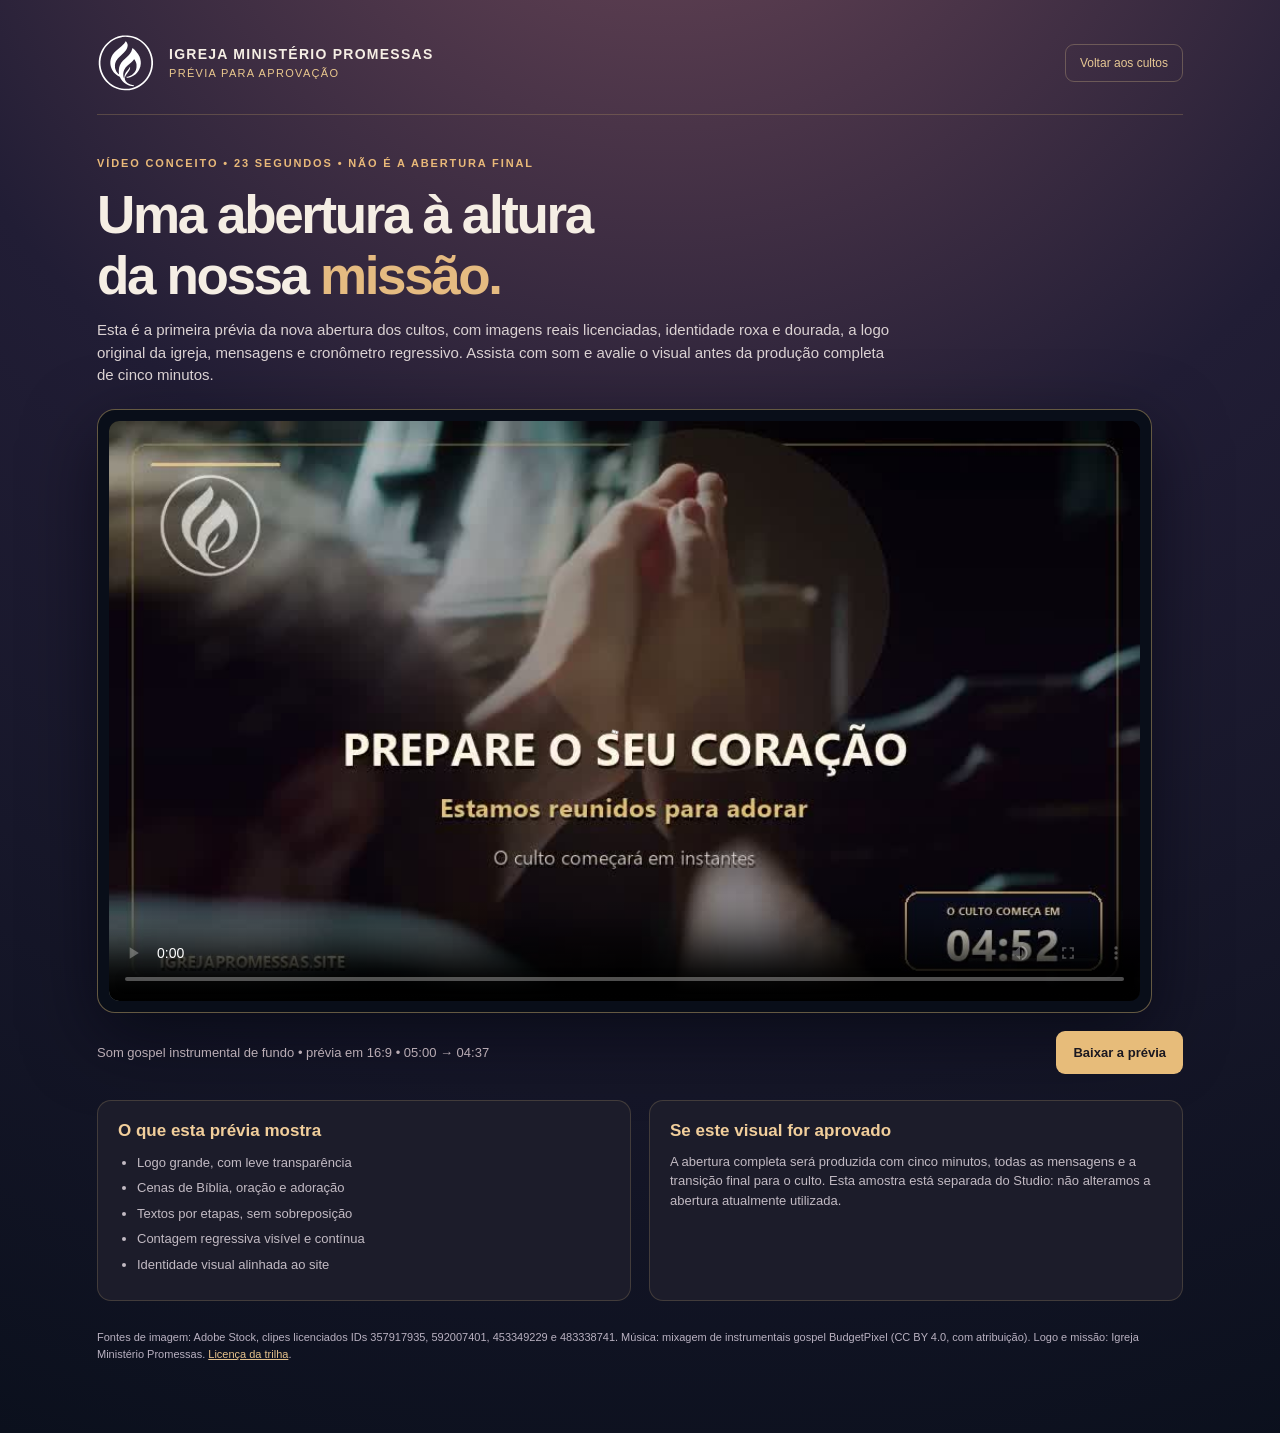
<file: culto/previews/index.html>
<!DOCTYPE html><html lang="pt-BR"><head><meta charset="UTF-8"><meta name="viewport" content="width=device-width,initial-scale=1"><meta name="theme-color" content="#151022">
<title>Prévia da Abertura | Igreja Ministério Promessas</title><meta name="description" content="Prévia para aprovação da abertura cinematográfica da Igreja Ministério Promessas."><link rel="icon" href="/logo-promessas.svg">
<style>
:root{color-scheme:dark}*{box-sizing:border-box}body{margin:0;color:#f5eee4;background:radial-gradient(circle at 52% -20%,#734b5b,#211d35 45%,#0b101d 100%);font-family:"Segoe UI",Arial,sans-serif;line-height:1.5}
.wrap{max-width:1130px;margin:0 auto;padding:25px 22px 60px}
header{display:flex;align-items:center;justify-content:space-between;gap:15px;border-bottom:1px solid #b69a624d;padding:9px 0 22px}
.brand{display:flex;align-items:center;gap:14px}.brand img{width:58px;height:58px}.brand strong{display:block;font-size:14px;letter-spacing:.09em}.brand span{display:block;color:#eac88e;font-size:11px;letter-spacing:.12em}
header a{border:1px solid #bda67e60;padding:9px 14px;border-radius:9px;color:#e7c894;text-decoration:none;font-size:12px}
.tag{color:#e9b979;font-weight:800;letter-spacing:.17em;text-transform:uppercase;font-size:11px;margin-top:40px}
h1{font-size:clamp(30px,5vw,53px);letter-spacing:-.045em;line-height:1.16;margin:12px 0}h1 em{font-style:normal;color:#e5bb81}
.desc{max-width:800px;color:#dbd2d3;font-size:15px;margin:13px 0 22px}
.frame{background:#090e19;padding:11px;border-radius:18px;border:1px solid #bba06a83;box-shadow:0 24px 70px #02040c92;max-width:1055px}
video{width:100%;display:block;aspect-ratio:16/9;border-radius:10px;background:#000}
.note{display:flex;justify-content:space-between;gap:12px;align-items:center;margin-top:17px}
.note p{color:#b9acb4;font-size:13px}
.note a{background:#e7bc7a;padding:12px 17px;border-radius:9px;text-decoration:none;color:#1b1820;font-size:13px;font-weight:800;white-space:nowrap}
.row{display:grid;grid-template-columns:1fr 1fr;gap:18px;margin-top:25px}
.info{background:#1c1c2a;border:1px solid #b49c6d40;border-radius:14px;padding:17px 20px}
.info h2{margin:0 0 8px;font-size:17px;color:#f1ce9b}.info p,.info li{color:#c2bac3;font-size:13px;margin:0 0 6px}
.info ul{padding-left:19px;margin:9px 0}.credits{font-size:11px;color:#b9b1c1;margin-top:28px}.credits a{color:#e5c18b}
@media(max-width:650px){.wrap{padding:15px 12px 35px}.brand img{width:42px;height:42px}.brand strong{font-size:11px}header a{font-size:10px;padding:8px}.tag{margin-top:30px}.note{flex-direction:column;align-items:stretch}.note a{text-align:center}.row{grid-template-columns:1fr}.desc{font-size:13px}}
</style></head><body><div class="wrap">
<header><div class="brand"><img src="/logo-promessas.svg" alt="Logo Igreja Ministério Promessas"><div><strong>IGREJA MINISTÉRIO PROMESSAS</strong><span>PRÉVIA PARA APROVAÇÃO</span></div></div><a href="/culto/">Voltar aos cultos</a></header>
<p class="tag">VÍDEO CONCEITO • 23 SEGUNDOS • NÃO É A ABERTURA FINAL</p>
<h1>Uma abertura à altura<br>da nossa <em>missão.</em></h1>
<p class="desc">Esta é a primeira prévia da nova abertura dos cultos, com imagens reais licenciadas, identidade roxa e dourada, a logo original da igreja, mensagens e cronômetro regressivo. Assista com som e avalie o visual antes da produção completa de cinco minutos.</p>
<div class="frame"><video controls playsinline preload="metadata" poster="previa-capa.jpg" aria-label="Prévia cinematográfica da abertura da Igreja Ministério Promessas"><source src="abertura-promessas-previa-v1.mp4" type="video/mp4">Seu navegador não suporta vídeo MP4.</video></div>
<div class="note"><p>Som gospel instrumental de fundo • prévia em 16:9 • 05:00 → 04:37</p><a href="abertura-promessas-previa-v1.mp4" download="Previa-Abertura-Igreja-Promessas.mp4">Baixar a prévia</a></div>
<div class="row">
 <div class="info"><h2>O que esta prévia mostra</h2><ul><li>Logo grande, com leve transparência</li><li>Cenas de Bíblia, oração e adoração</li><li>Textos por etapas, sem sobreposição</li><li>Contagem regressiva visível e contínua</li><li>Identidade visual alinhada ao site</li></ul></div>
 <div class="info"><h2>Se este visual for aprovado</h2><p>A abertura completa será produzida com cinco minutos, todas as mensagens e a transição final para o culto. Esta amostra está separada do Studio: não alteramos a abertura atualmente utilizada.</p></div>
</div>
<p class="credits">Fontes de imagem: Adobe Stock, clipes licenciados IDs 357917935, 592007401, 453349229 e 483338741. Música: mixagem de instrumentais gospel BudgetPixel (CC BY 4.0, com atribuição). Logo e missão: Igreja Ministério Promessas. <a href="https://creativecommons.org/licenses/by/4.0/">Licença da trilha</a>.</p>
</div></body></html>
</file>
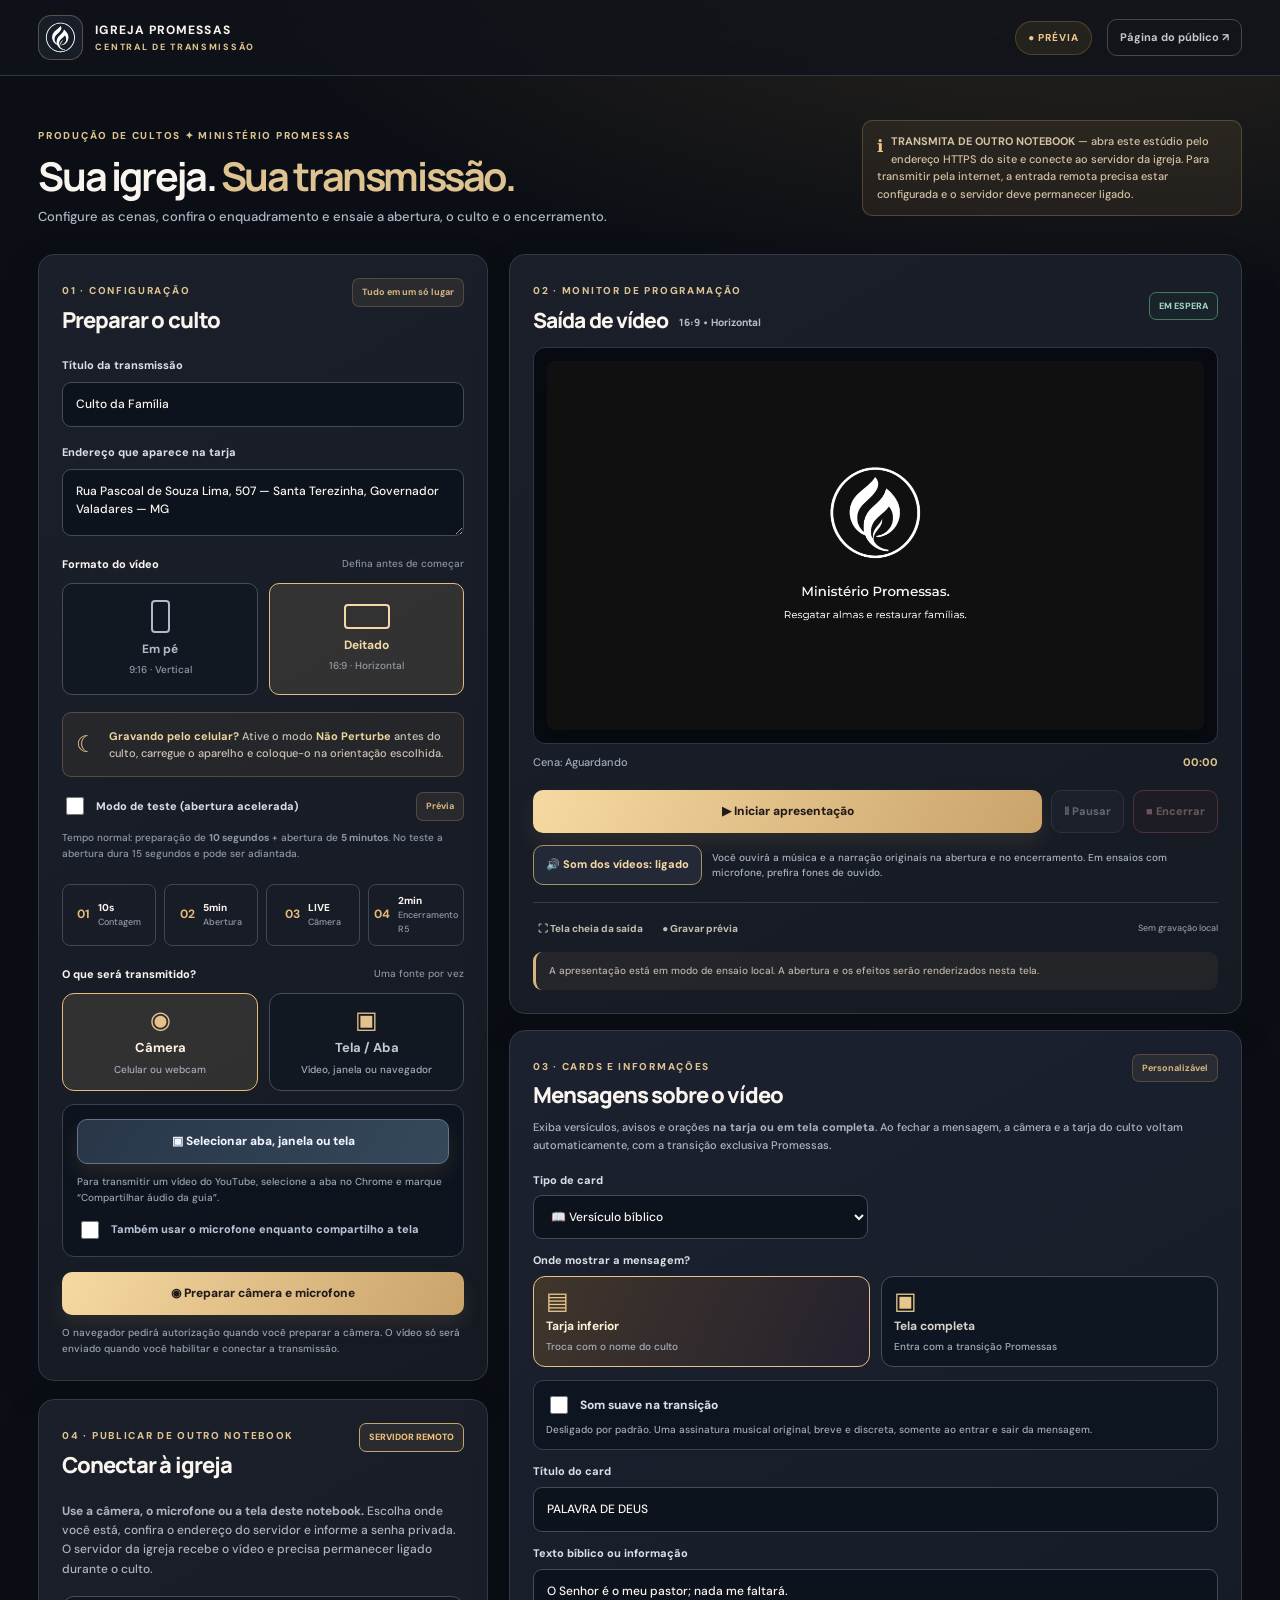
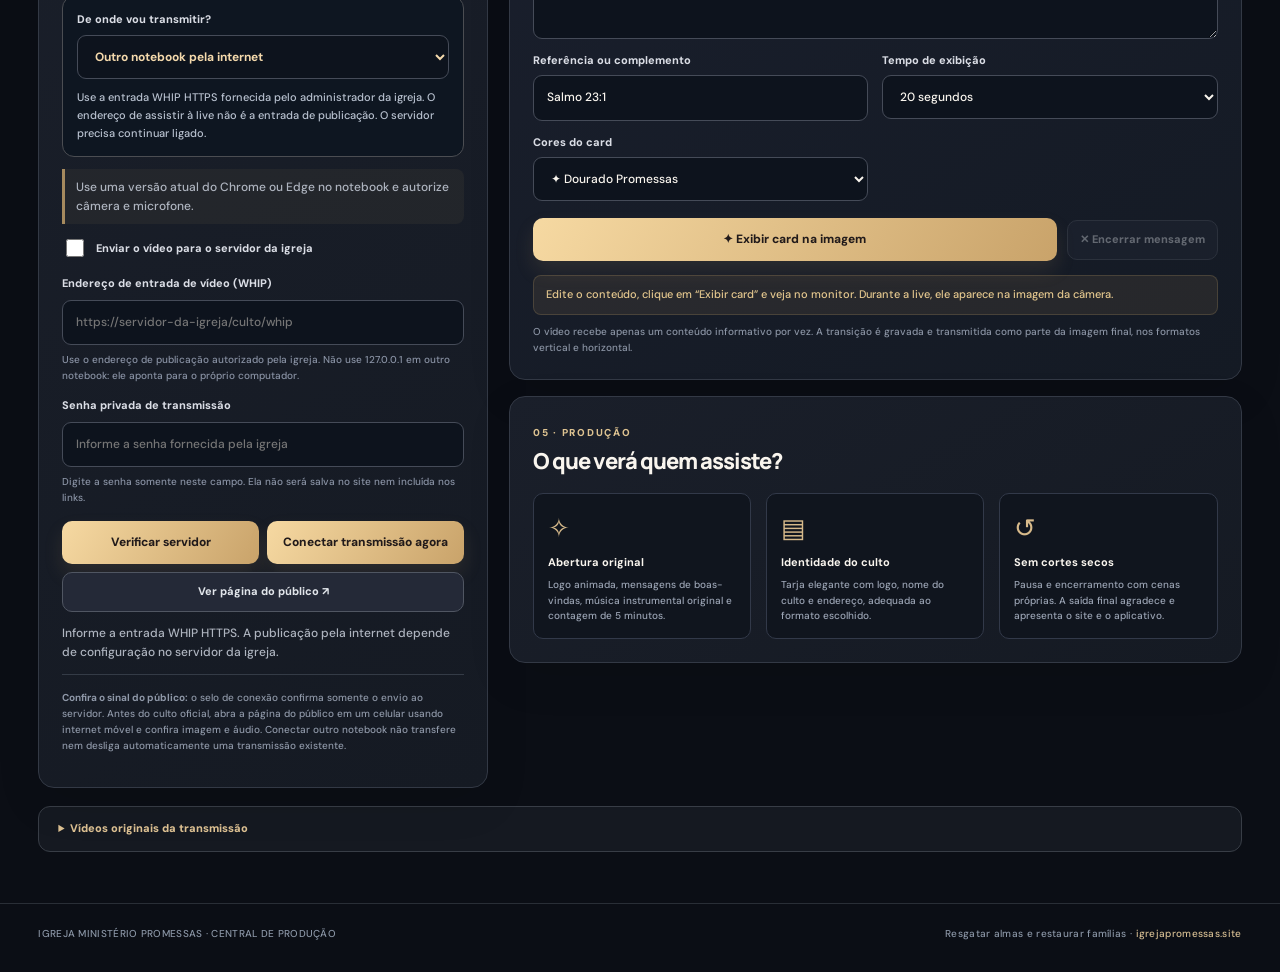
<file: culto/studio.html>
<!doctype html>
<html lang="pt-BR">
<head>
<meta charset="utf-8"><meta name="viewport" content="width=device-width, initial-scale=1, viewport-fit=cover">
<meta name="theme-color" content="#0b0e16">
<meta name="description" content="Estúdio de produção da Igreja Ministério Promessas. Prévia e ensaio de cultos com abertura, câmera e encerramento.">
<title>Central de Transmissão | Igreja Promessas</title>
<link rel="icon" href="/logo-promessas.svg" type="image/svg+xml">
<link rel="stylesheet" href="/culto/studio.css?v=multi-notebook-1">
<script defer src="/culto/studio.js?v=multi-notebook-1"></script>
<script defer src="/culto/publish-config.js?v=multi-notebook-1"></script>
<script defer src="/culto/transmitir.js?v=multi-notebook-1"></script>
</head>
<body class="studio-body">
<header class="studio-header">
 <a class="studio-brand" href="/" aria-label="Site Igreja Promessas"><img src="/logo-promessas.svg" alt=""><span><strong>IGREJA PROMESSAS</strong><small>CENTRAL DE TRANSMISSÃO</small></span></a>
 <div class="header-right"><span class="status-live" id="studio-badge">● PRÉVIA</span><a class="outline-link" href="/culto/" target="_blank" rel="noopener">Página do público <span aria-hidden="true">↗</span></a></div>
</header>
<main class="studio-main">
 <div class="head-intro"><div><p class="kicker">PRODUÇÃO DE CULTOS <span aria-hidden="true">✦</span> MINISTÉRIO PROMESSAS</p><h1>Sua igreja. <em>Sua transmissão.</em></h1><p>Configure as cenas, confira o enquadramento e ensaie a abertura, o culto e o encerramento.</p></div><p class="honesty"><span>ℹ</span> <strong>TRANSMITA DE OUTRO NOTEBOOK</strong> — abra este estúdio pelo endereço HTTPS do site e conecte ao servidor da igreja. Para transmitir pela internet, a entrada remota precisa estar configurada e o servidor deve permanecer ligado.</p></div>
 <div class="studio-grid">
  <div class="settings-column">
  <section class="settings card" aria-labelledby="settings-title">
    <div class="card-top"><div><span class="eyebrow">01 · CONFIGURAÇÃO</span><h2 id="settings-title">Preparar o culto</h2></div><span class="tiny-chip">Tudo em um só lugar</span></div>
    <label for="service-name">Título da transmissão</label><input id="service-name" type="text" value="Culto da Família" maxlength="75" autocomplete="off">
    <label for="address">Endereço que aparece na tarja</label><textarea id="address" rows="2" maxlength="145">Rua Pascoal de Souza Lima, 507 — Santa Terezinha, Governador Valadares — MG</textarea>
    <div class="settings-heading"><span>Formato do vídeo</span><small>Defina antes de começar</small></div>
    <div class="format-choice" role="group" aria-label="Orientação da transmissão">
     <button id="format-vertical" type="button" class="format-option" data-format="vertical" aria-pressed="false"><span class="format-symbol mobile-outline" aria-hidden="true"></span><strong>Em pé</strong><small>9:16 · Vertical</small></button>
     <button id="format-horizontal" type="button" class="format-option selected" data-format="horizontal" aria-pressed="true"><span class="format-symbol wide-outline" aria-hidden="true"></span><strong>Deitado</strong><small>16:9 · Horizontal</small></button>
    </div>
    <div class="phone-tip"><span>☾</span><p><strong>Gravando pelo celular?</strong> Ative o modo <b>Não Perturbe</b> antes do culto, carregue o aparelho e coloque-o na orientação escolhida.</p></div>
    <div class="settings-line"><label class="checkline"><input id="test-mode" type="checkbox"> <span>Modo de teste (abertura acelerada)</span></label><span class="tiny-chip">Prévia</span></div>
    <p class="small-description">Tempo normal: preparação de <strong>10 segundos</strong> + abertura de <strong>5 minutos</strong>. No teste a abertura dura 15 segundos e pode ser adiantada.</p>
    <div class="scene-timeline" aria-label="Sequência das cenas"><div><strong>01</strong><span>10s<br><small>Contagem</small></span></div><div><strong>02</strong><span>5min<br><small>Abertura</small></span></div><div><strong>03</strong><span>LIVE<br><small>Câmera</small></span></div><div><strong>04</strong><span>2min<br><small>Encerramento R5</small></span></div></div>
    <div class="settings-heading"><span>O que será transmitido?</span><small>Uma fonte por vez</small></div>
    <div class="source-picker" role="group" aria-label="Fonte da transmissão">
     <button type="button" id="source-camera" class="source-tile selected" aria-pressed="true"><span class="source-icon">◉</span><strong>Câmera</strong><small>Celular ou webcam</small></button>
     <button type="button" id="source-screen" class="source-tile" aria-pressed="false"><span class="source-icon">▣</span><strong>Tela / Aba</strong><small>Vídeo, janela ou navegador</small></button>
    </div>
    <div class="screen-capture-tools">
      <button id="choose-screen" class="camera-button screen-action" type="button">▣ Selecionar aba, janela ou tela</button>
      <button id="stop-share" class="control secondary" type="button" hidden>Parar compartilhamento</button>
      <p id="screen-feedback" class="camera-note" role="status">Para transmitir um vídeo do YouTube, selecione a aba no Chrome e marque “Compartilhar áudio da guia”.</p>
      <label class="checkline share-microphone"><input id="screen-mic" type="checkbox"> Também usar o microfone enquanto compartilho a tela</label>
    </div>
    <button id="prepare-camera" class="camera-button" type="button">◉ Preparar câmera e microfone</button>
    <p class="camera-note" id="camera-note" role="status">O navegador pedirá autorização quando você preparar a câmera. O vídeo só será enviado quando você habilitar e conectar a transmissão.</p>
  </section>

 <section class="card output-help" aria-labelledby="broadcast-title">
 <div class="card-top"><div><span class="eyebrow">04 · PUBLICAR DE OUTRO NOTEBOOK</span><h2 id="broadcast-title">Conectar à igreja</h2></div><span class="needs-connect" id="server-badge">ENVIO DESATIVADO</span></div>
 <p><strong>Use a câmera, o microfone ou a tela deste notebook.</strong> Escolha onde você está, confira o endereço do servidor e informe a senha privada. O servidor da igreja recebe o vídeo e precisa permanecer ligado durante o culto.</p>
 <div class="publisher-location">
  <label for="publish-location">De onde vou transmitir?</label>
  <select id="publish-location" aria-describedby="publisher-guidance"><option value="remote" selected>Outro notebook pela internet</option><option value="local">Neste notebook servidor</option></select>
  <p id="publisher-guidance" class="publisher-guidance">Em outro notebook, abra o estúdio pelo HTTPS do site e use o endereço HTTPS de entrada de vídeo fornecido pela igreja. A entrada remota precisa estar configurada no servidor; o endereço da página do público não substitui essa conexão.</p>
 </div>
 <p id="publish-environment" class="publisher-environment" role="status">O navegador precisa permitir câmera, microfone e envio de vídeo.</p>
 <div class="settings-line"><label class="checkline"><input id="publish-enabled" type="checkbox"><span>Enviar o vídeo para o servidor da igreja</span></label></div>
 <div class="publishing-row">
  <div class="input-group"><label for="whip-url">Endereço de entrada de vídeo (WHIP)</label><input id="whip-url" type="url" placeholder="https://servidor-da-igreja/culto/whip" spellcheck="false" autocomplete="off" aria-describedby="whip-url-help"><small id="whip-url-help">Use o endereço de publicação autorizado pela igreja. Não use 127.0.0.1 em outro notebook: ele aponta para o próprio computador.</small></div>
  <div class="input-group smaller"><label for="publish-secret">Senha privada de transmissão</label><input id="publish-secret" type="password" placeholder="Informe a senha fornecida pela igreja" autocomplete="off" aria-describedby="publish-secret-help"><small id="publish-secret-help">Digite a senha somente neste campo. Ela não será salva no site nem incluída nos links.</small></div>
 </div>
 <div class="publishing-actions"><button id="test-server" type="button" class="link-button">Verificar servidor</button><button id="reconnect-publish" type="button" class="link-button">Conectar transmissão agora</button><a id="local-signal-link" class="control secondary" href="http://127.0.0.1:8889/culto" target="_blank" rel="noopener noreferrer" hidden>Ver sinal neste servidor ↗</a><a class="control secondary" href="/culto/" target="_blank" rel="noopener">Ver página do público ↗</a></div>
 <p id="publish-status" role="status">Envio desativado. Prepare a imagem e confira a conexão antes de transmitir.</p>
 <p class="fineprint"><strong>Confira o sinal do público:</strong> o selo de conexão confirma somente o envio ao servidor. Antes do culto oficial, abra a página do público em um celular usando internet móvel e confira imagem e áudio. Conectar outro notebook não transfere nem desliga automaticamente uma transmissão existente.</p>
</section>
  </div>
  <section class="preview-column">
   <div class="card player-panel"><div class="preview-heading"><div><span class="eyebrow">02 · MONITOR DE PROGRAMAÇÃO</span><h2>Saída de vídeo <span class="preview-portrait-label" id="format-label">16:9 • Horizontal</span></h2></div><span id="scene-status" class="scene-status">EM ESPERA</span></div>
    <div class="preview-holder"><div class="preview-box" id="preview-box" data-format="horizontal"><canvas id="program-canvas" width="1280" height="720" aria-label="Prévia do vídeo da transmissão, com abertura e cenas"></canvas><div class="preview-loading" id="preview-loading">Carregando identidade visual…</div></div></div>
    <div class="camera-tips"><span id="current-scene">Cena: Aguardando</span><span id="timer-label">00:00</span></div>
    <div class="controlbar">
      <button id="start" type="button" class="start-button">▶ Iniciar apresentação</button>
      <button id="cancel" type="button" class="control secondary" hidden>✕ Cancelar</button>
      <button id="skip-intro" type="button" class="control secondary" hidden>⏭ Adiantar abertura</button>
      <button id="pause" type="button" class="control secondary" disabled>Ⅱ Pausar</button>
      <button id="resume" type="button" class="control secondary" hidden>▶ Retomar</button>
      <button id="end" type="button" class="control danger" disabled>■ Encerrar</button>
      <button id="skip-outro" type="button" class="control secondary" hidden>⏭ Finalizar créditos</button>
    </div>
    <div class="audio-monitor-row"><button type="button" id="monitor-audio" class="control secondary" aria-pressed="true">🔊 Som dos vídeos: ligado</button><small>Você ouvirá a música e a narração originais na abertura e no encerramento. Em ensaios com microfone, prefira fones de ouvido.</small></div>
    <div class="toolsbar"><button id="fullscreen" type="button">⛶ Tela cheia da saída</button><button id="save-clip" type="button">● Gravar prévia</button><button id="stop-clip" type="button" hidden>■ Salvar gravação</button><span id="record-status" role="status">Sem gravação local</span></div>
    <div class="stream-notice" id="stream-notice" role="status">A apresentação está em modo de ensaio local. A abertura e os efeitos serão renderizados nesta tela.</div>
   </div>
   <section class="card overlay-editor" aria-labelledby="overlay-heading">
    <div class="card-top"><div><span class="eyebrow">03 · CARDS E INFORMAÇÕES</span><h2 id="overlay-heading">Mensagens sobre o vídeo</h2></div><span class="tiny-chip">Personalizável</span></div>
    <p class="overlay-help">Exiba versículos, avisos e orações <strong>na tarja ou em tela completa</strong>. Ao fechar a mensagem, a câmera e a tarja do culto voltam automaticamente, com a transição exclusiva Promessas.</p>
    <div class="overlay-fields">
     <div><label for="card-type">Tipo de card</label><select id="card-type"><option value="verse">📖 Versículo bíblico</option><option value="notice">📢 Aviso da igreja</option><option value="prayer">🙏 Pedido de oração</option><option value="event">✦ Próximo culto ou evento</option><option value="pix">💛 Ofertas, dízimos e Pix</option><option value="pix_animation">🎬 Animação Pix — tutorial</option></select></div>
     <div class="overlay-wide">
       <label>Onde mostrar a mensagem?</label>
       <div class="message-mode-picker" role="group" aria-label="Modo de apresentação da mensagem">
        <button id="card-mode-lower" class="message-mode selected" type="button" data-mode="lower" aria-pressed="true"><span>▤</span><strong>Tarja inferior</strong><small>Troca com o nome do culto</small></button>
        <button id="card-mode-full" class="message-mode" type="button" data-mode="full" aria-pressed="false"><span>▣</span><strong>Tela completa</strong><small>Entra com a transição Promessas</small></button>
        <button id="card-mode-mini" class="message-mode" type="button" data-mode="mini" aria-pressed="false" hidden><span>▧</span><strong>Animação pequena</strong><small>QR Code + passo a passo</small></button>
       </div>
       <p id="pix-animation-help" class="pix-animation-help" hidden>O mini tutorial aparece sobre a imagem da câmera com QR Code verdadeiro e instruções que mudam automaticamente. O botão ilustrado não é clicável no vídeo; o público pode usar o QR Code ou acessar a área de contribuições do site.</p>
      </div>
      <div class="overlay-wide transition-audio-option">
       <label class="checkline"><input id="card-sound" type="checkbox"> Som suave na transição</label>
       <small>Desligado por padrão. Uma assinatura musical original, breve e discreta, somente ao entrar e sair da mensagem.</small>
      </div>
     <div class="overlay-wide"><label for="card-heading">Título do card</label><input id="card-heading" maxlength="65" type="text" value="PALAVRA DE DEUS" placeholder="Ex.: Palavra de Deus"></div>
     <div class="overlay-wide"><label for="card-message">Texto bíblico ou informação</label><textarea id="card-message" rows="3" maxlength="380" placeholder="Digite aqui a mensagem para aparecer no vídeo.">O Senhor é o meu pastor; nada me faltará.</textarea></div>
     <div><label for="card-reference">Referência ou complemento</label><input id="card-reference" maxlength="80" type="text" value="Salmo 23:1" placeholder="Ex.: João 3:16"></div>
     <div><label for="card-duration">Tempo de exibição</label><select id="card-duration"><option value="0">Até eu ocultar</option><option value="10">10 segundos</option><option value="20" selected>20 segundos</option><option value="45">45 segundos</option><option value="90">1 minuto e meio</option></select></div>
     <div><label for="card-style">Cores do card</label><select id="card-style"><option value="gold">✦ Dourado Promessas</option><option value="purple">✦ Lilás e roxo</option><option value="blue">✦ Azul profundo</option></select></div>
    </div>
    <div class="overlay-buttons"><button id="card-show" class="start-button" type="button">✦ Exibir card na imagem</button><button id="card-hide" class="control secondary" type="button" disabled>✕ Encerrar mensagem</button></div>
    <p class="overlay-feedback" id="card-feedback" role="status" aria-live="polite">Edite o conteúdo, clique em “Exibir card” e veja no monitor. Durante a live, ele aparece na imagem da câmera.</p>
    <p class="overlay-disclaimer">O vídeo recebe apenas um conteúdo informativo por vez. A transição é gravada e transmitida como parte da imagem final, nos formatos vertical e horizontal.</p>
   </section>
   <div class="card guidance"><div><span class="eyebrow">05 · PRODUÇÃO</span><h2>O que verá quem assiste?</h2></div><div class="guidance-grid"><div><span class="guide-emoji">✧</span><strong>Abertura original</strong><p>Logo animada, mensagens de boas-vindas, música instrumental original e contagem de 5 minutos.</p></div><div><span class="guide-emoji">▤</span><strong>Identidade do culto</strong><p>Tarja elegante com logo, nome do culto e endereço, adequada ao formato escolhido.</p></div><div><span class="guide-emoji">↺</span><strong>Sem cortes secos</strong><p>Pausa e encerramento com cenas próprias. A saída final agradece e apresenta o site e o aplicativo.</p></div></div></div>
  </section>
 </div>
<details class="studio-music-credits"><summary>Vídeos originais da transmissão</summary><p>Abertura Promessas R5: 5 minutos. Encerramento Promessas R5: 2 minutos. Ambos incluem voz e música na própria mídia. Depois do encerramento, a arte final permanece no site enquanto não houver transmissão.</p></details>
</main>
<footer class="studio-footer"><span>IGREJA MINISTÉRIO PROMESSAS · CENTRAL DE PRODUÇÃO</span><span>Resgatar almas e restaurar famílias · <a href="/">igrejapromessas.site</a></span></footer>
<!-- Abertura/encerramento R5 incluem trilha e narração no próprio vídeo. -->
</body></html>
</file>
<file: app/estilo.css>
:root{--bg:#0d0f14;--bg2:#17181d;--panel:#211e1d;--gold:#edcf92;--gold2:#c99a57;--line:#d2af7554;--white:#f8f1e5;--muted:#bbafa0;--max:1170px}
*{box-sizing:border-box}
html{scroll-behavior:smooth;scroll-padding-top:85px}
body{margin:0;background:var(--bg);color:var(--white);font:15px/1.55 -apple-system,BlinkMacSystemFont,"Segoe UI",Arial,sans-serif;overflow-x:hidden}
body::before{content:"";position:absolute;top:40px;left:-24%;width:76%;height:560px;background:radial-gradient(ellipse,rgba(158,109,50,.13),transparent 63%);pointer-events:none}
a{text-decoration:none;color:inherit}
img{max-width:100%;display:block}
.symbols{position:absolute;width:0;height:0;overflow:hidden}
.icon{width:21px;height:21px;fill:none;stroke:currentColor;stroke-linecap:round;stroke-linejoin:round;stroke-width:1.8;flex:none}
.container{width:min(var(--max),calc(100% - 48px));margin-inline:auto}
.ambient{position:absolute;pointer-events:none;filter:blur(75px);border-radius:50%;z-index:-1}
.ambient-one{height:440px;width:380px;background:#d2a16121;right:0;top:125px}
.ambient-two{height:240px;width:300px;background:#a675371c;left:-120px;top:900px}
.site-header{background:rgba(12,13,17,.88);border-bottom:1px solid #e1c08c26;backdrop-filter:blur(16px);position:sticky;top:0;z-index:20}
.header-inner{height:86px;display:flex;align-items:center;justify-content:space-between;gap:22px}
.brand{display:flex;gap:14px;align-items:center}
.brand-icon{width:53px;height:53px;padding:7px;display:grid;place-items:center;border-radius:50%;border:1px solid #d4ad7365;box-shadow:0 0 22px #b9894826;background:#18191b}
.brand-icon img{width:100%;height:100%;object-fit:contain}
.brand-text{display:flex;flex-direction:column;gap:1px}
.brand-text strong{font:700 16px/.95 Georgia,serif;letter-spacing:.09em}
.brand-text small{font:600 10px/1.7 Arial,sans-serif;color:var(--gold2);letter-spacing:.1em;text-transform:uppercase}
nav{display:flex;align-items:center;gap:28px;font-size:12px;font-weight:700}
.header-link{transition:color .2s}
.header-link:hover{color:var(--gold)}
.header-highlight{border:1px solid var(--line);border-radius:30px;padding:11px 17px;color:var(--gold)}
.hero{min-height:625px;padding-block:62px 65px;display:grid;grid-template-columns:minmax(0,1.12fr) minmax(330px,.88fr);gap:30px;align-items:center;position:relative}
.eyebrow{font-size:11px;font-weight:850;letter-spacing:.22em;color:var(--gold);text-transform:uppercase}
.eyebrow-line{display:inline-block;width:24px;height:2px;background:linear-gradient(90deg,var(--gold),transparent);vertical-align:middle;margin-right:8px}
.hero h1,.center-heading h2,.steps h2,.invitation h2{font:700 clamp(45px,5vw,72px)/1.035 Georgia,serif;letter-spacing:-.052em;margin:17px 0 20px;max-width:720px;text-wrap:balance}
.hero h1 em,.center-heading em,.steps h2 em,.invitation h2 em{font-style:normal;color:var(--gold)}
.hero h1{max-width:740px}
.tagline{font:italic 19px/1.45 Georgia,serif;color:#f4e0ba;margin:0 0 12px}
.hero-desc{color:var(--muted);max-width:600px;font-size:15px;line-height:1.65;margin:0}
.download-box{margin-top:26px;padding:17px;border:1px solid #dbb47654;background:linear-gradient(120deg,#342a2026,#17191b80);border-radius:19px;max-width:540px;box-shadow:0 17px 40px #0004}
.official{display:flex;align-items:center;gap:7px;color:#e9c78f;font-size:10px;font-weight:850;letter-spacing:.15em;margin-bottom:13px}
.official .icon{height:15px;width:15px}
.cta{min-height:62px;display:flex;align-items:center;justify-content:center;gap:13px;border-radius:13px;background:linear-gradient(125deg,#f9e1ac,#d6ac64 52%,#bb843c);color:#15110b;font-size:19px;font-weight:900;letter-spacing:-.02em;box-shadow:0 8px 25px #e7ae5a30,inset 0 1px #fff9;transition:transform .22s ease,filter .22s ease}
.cta:hover{transform:translateY(-2px);filter:brightness(1.06)}
.cta .icon{width:24px;height:24px}
.cta .end{width:18px;height:18px;opacity:.75;margin-left:4px}
.download-meta{color:var(--muted);font-size:11px;margin:12px 0 1px;text-align:center}
.download-meta span{color:var(--gold2);margin:0 5px}
.trust-row{display:flex;gap:19px;flex-wrap:wrap;color:#c9bba9;font-size:11px;margin-top:18px}
.trust-row span{display:flex;align-items:center;gap:7px}
.trust-row .icon{height:17px;width:17px;color:var(--gold)}
.phone-stage{height:590px;display:flex;align-items:center;justify-content:center;position:relative}
.phone-stage::before{content:"";position:absolute;inset:10% 0;background:radial-gradient(ellipse at center,#ddaf6742,transparent 61%);filter:blur(26px);pointer-events:none}
.orbit{position:absolute;border:1px solid #f4c67521;border-radius:50%;transform:rotate(22deg);pointer-events:none}
.orbit-a{height:465px;width:400px}
.orbit-b{height:550px;width:490px;transform:rotate(-24deg);border-color:#b7823b1f}
.phone{position:relative;height:562px;width:288px;padding:24px 14px 17px;border:7px solid #3b3c3f;border-radius:44px;background:radial-gradient(ellipse at 50% 20%,#2e291f,#11151a 60%);box-shadow:0 0 0 2px #9d9a8e,0 32px 70px #000a,0 0 45px #d29c4a21;overflow:hidden;transform:rotate(1.2deg);z-index:1}
.phone::before{content:"";position:absolute;inset:4px;border-radius:34px;border:1px solid #f6d39820;pointer-events:none}
.phone-camera{height:15px;width:80px;border-radius:0 0 14px 14px;background:#090b0f;position:absolute;top:0;left:calc(50% - 40px)}
.phone-status{display:flex;justify-content:space-between;font-size:10px;padding:0 10px;color:#fff;opacity:.85}
.phone-logo{display:flex;align-items:center;flex-direction:column;gap:6px;margin:10px 0 4px}
.phone-mark{height:69px;width:69px;border:1px solid #edcf92a3;border-radius:50%;padding:11px;box-shadow:0 0 18px #ddae5844}
.phone-mark img{width:100%;height:100%;object-fit:contain}
.phone-logo strong{font:700 16px/1 Georgia,serif;letter-spacing:.2em;text-align:center;color:var(--white)}
.phone-slogan{text-align:center;color:#c8a96c;font-size:8px;letter-spacing:.04em;margin:8px 0 15px}
.phone-radiobox{padding:12px;border-radius:13px;border:1px solid #dcb67966;background:linear-gradient(145deg,#382d22,#18191c);display:flex;align-items:center;justify-content:space-between;gap:7px}
.phone-radiobox>div:first-child{display:flex;flex-direction:column}
.phone-radiobox small{color:var(--gold);font-size:9px;font-weight:900;letter-spacing:.05em}
.phone-radiobox strong{font-size:13px;margin:3px 0;color:#f9eddb}
.phone-radiobox span{font-size:9px;color:#c7b5a2}
.audio-waves{display:flex;align-items:center;gap:3px;height:32px}
.audio-waves i{width:3px;height:13px;background:var(--gold);border-radius:8px;animation:equalize 1s ease-in-out infinite alternate}
.audio-waves i:nth-child(2){animation-delay:.3s;height:24px}
.audio-waves i:nth-child(3){animation-delay:.5s;height:19px}
.audio-waves i:nth-child(4){animation-delay:.2s;height:27px}
.audio-waves i:nth-child(5){animation-delay:.6s;height:16px}
.audio-waves i:nth-child(6){animation-delay:.4s;height:10px}
@keyframes equalize{from{transform:scaleY(.4)}to{transform:scaleY(1.2)}}
.phone-tiles{display:grid;grid-template-columns:1fr 1fr;gap:8px;margin-top:13px}
.phone-tiles>div{height:90px;display:flex;align-items:center;justify-content:center;gap:7px;flex-direction:column;border:1px solid #d0ac6647;border-radius:12px;background:linear-gradient(145deg,#28272a,#1a1b1e)}
.phone-tiles .icon{height:29px;width:29px;color:var(--gold)}
.phone-tiles span{font-size:11px;font-weight:650}
.phone-bottom{display:flex;justify-content:space-around;color:#ccc1b1;font-size:9px;padding-top:13px}
.resources-section{border-top:1px solid #c99e6021;background:linear-gradient(180deg,#171719,#101115);padding:72px 0 75px}
.center-heading{text-align:center;max-width:760px;margin:0 auto 32px}
.center-heading h2{font-size:clamp(36px,4vw,51px);margin:12px 0}
.center-heading>p:last-child{color:var(--muted);margin:0}
.features{display:grid;grid-template-columns:repeat(3,minmax(0,1fr));gap:17px}
.feature{padding:27px 24px 25px;border:1px solid var(--line);background:linear-gradient(140deg,#252320,#191a1e);border-radius:19px;box-shadow:0 10px 24px #0002;transition:transform .2s ease,border-color .2s ease}
.feature:hover{transform:translateY(-3px);border-color:#deb97985}
.feature-icon{display:grid;place-items:center;border:1px solid #b68c4c50;background:#9d743025;color:var(--gold);height:47px;width:47px;border-radius:13px;margin-bottom:18px}
.feature-icon .icon{width:27px;height:27px}
.feature h3{font-size:16px;color:var(--white);margin:0 0 7px}
.feature p{margin:0;color:var(--muted);font-size:13px;line-height:1.7}
.steps{display:grid;grid-template-columns:1fr 1.1fr;gap:65px;align-items:center;padding-block:75px 82px}
.steps h2{font-size:clamp(34px,4vw,48px)}
.steps-copy>p:last-child{color:var(--muted)}
.step-list{list-style:none;margin:0;padding:0;display:grid;gap:13px}
.step-list li{display:flex;gap:17px;align-items:center;border:1px solid var(--line);border-radius:13px;padding:14px 17px;background:#221f1c7d;color:#ddd2c3}
.step-list strong{font:700 22px Georgia,serif;color:var(--gold)}
.step-list span{font-size:13px}
.invitation{background:linear-gradient(100deg,#201b19,#16171b);border-block:1px solid var(--line)}
.invitation-inner{display:flex;justify-content:space-between;gap:30px;align-items:center;padding-block:40px}
.invitation h2{font-size:clamp(30px,3.5vw,42px);margin:9px 0}
.invitation p:not(.eyebrow){color:var(--muted);margin:0;font-size:13px}
.outline-link{display:flex;align-items:center;gap:10px;white-space:nowrap;border:1px solid #dabb866f;border-radius:13px;padding:14px 22px;color:var(--gold);font-size:13px;font-weight:750}
footer{background:#0a0b10}
.footer{min-height:120px;display:flex;align-items:center;justify-content:space-between;gap:25px}
.footer-identity{display:flex;align-items:center;gap:13px}
.footer-identity img{width:48px;height:48px}
.footer-identity>div{display:flex;flex-direction:column}
.footer-identity strong{font:700 14px Georgia,serif;letter-spacing:.08em}
.footer-identity span{font-size:11px;color:var(--muted)}
.footer-links{display:flex;flex-wrap:wrap;gap:17px;color:#d6c1a2;font-size:11px}
.footer-links a:hover{color:#fff}
:focus-visible{outline:2px solid var(--gold);outline-offset:4px}
@media(max-width:980px){.hero{grid-template-columns:1fr 350px;gap:8px}.hero h1{font-size:clamp(42px,5vw,60px)}.phone-stage{transform:scale(.85);margin-inline:-15px}.features{grid-template-columns:repeat(2,minmax(0,1fr))}.steps{gap:30px}}
@media(max-width:740px){
 .container{width:min(var(--max),calc(100% - 34px))}
 .header-inner{height:70px}.brand-icon{height:44px;width:44px}.brand-text strong{font-size:13px}.header-link:not(.header-highlight){display:none}.header-highlight{font-size:11px;padding:9px 12px}
 .hero{padding:44px 0 28px;grid-template-columns:minmax(0,1fr);gap:15px}
 .hero h1{font-size:clamp(40px,10vw,61px)}.tagline{font-size:17px}.hero-desc{font-size:14px}
 .phone-stage{height:535px;transform:scale(.89);transform-origin:center center;margin-top:-10px;margin-bottom:-32px}
 .phone{transform:rotate(0)}
 .resources-section{padding-block:51px}.features{grid-template-columns:1fr;gap:11px}.feature{padding:20px}
 .center-heading h2{font-size:36px}
 .steps{display:block;padding-block:56px}.steps-copy{margin-bottom:24px}
 .invitation-inner{display:block;padding-block:32px}.outline-link{display:inline-flex;margin-top:22px}
 .footer{padding-block:28px;display:block}.footer-links{margin-top:18px}
}
@media(max-width:380px){.hero h1{font-size:39px}.cta{font-size:16px}.phone-stage{transform:scale(.8);margin-bottom:-65px}.download-meta{font-size:10px}}
@media(prefers-reduced-motion:reduce){*,*::before,*::after{animation:none!important;transition:none!important;scroll-behavior:auto!important}}
</file>
<file: devocional/estilo.css>
:root{--bg:#0e0e12;--bg2:#17161b;--gold:#d9b77b;--gold-light:#f3dcad;--ink:#292320;--cream:#f6f0e4;--muted:#bcb6af;--border:#d5b57740;--max:1200px}
*{box-sizing:border-box}
html{scroll-behavior:smooth;scroll-padding-top:100px}
body{margin:0;color:#f7f0e5;background:radial-gradient(ellipse at 78% 4%,#78593722 0,transparent 42%),var(--bg);font:16px/1.62 "Segoe UI",Arial,sans-serif;overflow-x:hidden}
a{color:inherit;text-decoration:none}
button{font:inherit;cursor:pointer}
img{display:block;max-width:100%}
[hidden]{display:none!important}
.skip-link{position:absolute;top:-80px;left:10px;background:#fff;color:#000;padding:8px;z-index:200}
.skip-link:focus{top:10px}
:focus-visible{outline:3px solid #f2d293;outline-offset:3px}
.topbar{min-height:83px;display:flex;align-items:center;justify-content:space-between;gap:24px;padding:11px max(25px,calc((100vw - var(--max))/2));background:#0d0c10ed;border-bottom:1px solid var(--border);position:sticky;top:0;z-index:30;backdrop-filter:blur(20px)}
.identity{display:flex;align-items:center;gap:13px}
.identity img{width:49px;height:49px;object-fit:contain}
.identity strong{font:700 16px/1.3 Georgia,serif;color:#f0d4a0;letter-spacing:.085em}
.identity small{display:block;color:#b6a894;font-size:10px;letter-spacing:.09em;margin-top:3px}
.topbar nav{display:flex;align-items:center;gap:clamp(13px,2vw,27px);font-size:13px;font-weight:650}
.topbar nav a{transition:color .25s;color:#e2d6c7;white-space:nowrap}
.topbar nav a:hover{color:var(--gold-light)}
.introduction{max-width:var(--max);margin:auto;display:grid;grid-template-columns:1fr .9fr;align-items:center;gap:clamp(25px,6vw,90px);padding:70px 24px 93px;min-height:690px}
.overline,.section-kicker{font-size:11px;color:var(--gold);letter-spacing:.21em;font-weight:850}
.overline{display:flex;gap:12px;align-items:center}
.gold-line{display:inline-block;width:32px;height:1px;background:var(--gold)}
.intro-copy h1{font:600 clamp(51px,5.1vw,75px)/1.1 Georgia,serif;letter-spacing:-.039em;margin:23px 0}
.intro-copy h1 em{font-style:italic;color:#efcc91}
.intro-lead{font-size:17px;color:#ccc5bc;max-width:540px;margin-bottom:30px}
.intro-actions{display:flex;gap:20px;align-items:center;flex-wrap:wrap}
.action-gold{border:1px solid #f5d59c;background:linear-gradient(135deg,#f2d69f,#c49a57);color:#15120d;font-weight:800;display:inline-flex;gap:23px;align-items:center;justify-content:center;padding:15px 24px;border-radius:11px;transition:transform .25s,box-shadow .25s}
.action-gold:hover{transform:translateY(-2px);box-shadow:0 8px 30px #e2b56c35}
.intro-note{color:#c6bcb0;font-size:12px}
.intro-note span{font-size:18px;color:var(--gold)}
.intro-status{display:flex;align-items:center;gap:10px;font-size:13px;color:#bfb4a3;margin-top:35px}
.status-dot{height:8px;width:8px;flex:none;background:#d1b277;border-radius:50%;box-shadow:0 0 15px #d1b27780}
.cover-scene{position:relative;display:flex;justify-content:center;align-items:center;min-height:574px;perspective:1100px}
.cover-scene::before{content:"";position:absolute;inset:10% 0 6%;background:radial-gradient(ellipse,#d9ab653a,transparent 66%);filter:blur(18px)}
.cover-back{position:absolute;width:min(90%,350px);aspect-ratio:10/14;transform:rotate(6deg) translate(23px,8px);background:#e9d9ba;box-shadow:0 17px 35px #0007;border-radius:5px}
.book-cover{position:relative;isolation:isolate;width:min(100%,384px);aspect-ratio:10/14;box-shadow:20px 30px 65px #000b,0 1px 6px #edcc8b55;transform:rotate(-3deg);border-radius:4px 12px 12px 4px;overflow:hidden;border-left:12px solid #4b3825;background:radial-gradient(circle at 65% 60%,#65482d65,transparent 43%),linear-gradient(145deg,#2d2928 0%,#14151a 54%,#272323 100%);display:flex;flex-direction:column;justify-content:space-between;padding:33px 29px;transition:transform .4s}
.book-cover:hover{transform:rotate(0)}
.book-cover:before{content:"";position:absolute;inset:0;z-index:-1;background:repeating-radial-gradient(circle at 60% 54%,transparent 0 44px,#d8ae6e22 45px 46px);pointer-events:none}
.book-cover:after{content:"";position:absolute;top:0;bottom:0;left:0;width:9px;background:linear-gradient(90deg,#19110b,#8a6842,#261c18);box-shadow:5px 0 10px #0007}
.cover-border{position:absolute;inset:15px;border:1px solid #e1bf805a;pointer-events:none}
.cover-sheen{position:absolute;top:-40%;right:-45%;height:90%;width:70%;transform:rotate(38deg);background:linear-gradient(90deg,transparent,#fff2ca1b,transparent);pointer-events:none;animation:sheen 9s ease-in-out infinite alternate}
.cover-top{display:flex;align-items:center;gap:13px;color:#f6e3be;font-size:11px;font-weight:750;letter-spacing:.15em;line-height:1.5}
.cover-top img{width:53px;height:53px;filter:drop-shadow(0 0 7px #d8b47640)}
.cover-ornament{position:absolute;top:24%;left:50%;transform:translateX(-50%);width:105px;height:105px;border:1px solid #c8a77372;border-radius:50%;display:grid;place-items:center;animation:halo 5.6s ease-in-out infinite}
.cover-ornament:before,.cover-ornament:after{content:"";position:absolute;inset:-12px;border:1px solid #c8a77350;border-radius:50%;animation:halo 6s ease-in-out infinite reverse}
.cover-ornament:after{inset:-25px;opacity:.5}
.cover-ornament img{width:77px;height:77px;object-fit:contain;filter:drop-shadow(0 0 13px #dbb9776b)}
.cover-center{margin-top:95px;text-align:center;color:#f0d29b}
.cover-center small{font-size:9px;letter-spacing:.22em}
.cover-title{font:600 clamp(27px,3vw,41px)/1.03 Georgia,serif;letter-spacing:.01em;margin:15px -12px 18px}
.cover-title span{font:italic 20px Georgia,serif}
.cover-title em{font-style:normal;color:#fff1cc}
.cover-rule{width:75px;height:1px;background:#e4c185;margin:0 auto}
.cover-center p{font:italic 15px Georgia,serif;letter-spacing:.03em}
.cover-bottom{border-top:1px solid #d6b17270;padding-top:17px;display:flex;justify-content:space-between;align-items:center;color:#cdb48a;font-size:9px;letter-spacing:.12em}
.cover-bottom strong{font:700 29px Georgia,serif;color:#f2d7a8}
.cover-bottom small{font:600 11px sans-serif}
.edition-ribbon{display:flex;align-items:center;justify-content:center;gap:20px;flex-wrap:wrap;background:#201b17;border-block:1px solid #d9b77b32;color:#d8c29e;padding:14px;font-size:11px;font-weight:750;letter-spacing:.19em;text-align:center}
.edition-ribbon i{height:4px;width:4px;background:#d9b77b;transform:rotate(45deg)}
.chapter-section{max-width:var(--max);margin:0 auto;padding:95px 24px 80px}
.section-intro{max-width:790px;margin:0 auto 35px;text-align:center}
.section-intro h2{font:500 clamp(36px,4vw,54px)/1.13 Georgia,serif;margin:17px 0}
.section-intro h2 em{font-style:italic;color:var(--gold)}
.section-intro p{color:#bcb6ae;max-width:650px;margin:0 auto}
.progress-panel{border:1px solid #d9b77b3b;border-radius:15px;padding:18px 24px;display:flex;justify-content:space-between;align-items:center;gap:22px;background:linear-gradient(120deg,#25201e,#18171b);margin:28px 0 30px}
.progress-panel>div:first-child{display:flex;flex-direction:column;gap:3px}
.progress-panel strong{font-size:14px;color:#f7deb6}
.progress-panel span{font-size:12px;color:#a99e91}
.progress-track{width:min(30%,300px);height:8px;border-radius:20px;background:#615244;overflow:hidden}
.progress-track div{height:100%;width:0;background:linear-gradient(90deg,#c28e4b,#f8dfa8);border-radius:20px;transition:width .6s}
.chapter-grid{display:grid;grid-template-columns:repeat(4,minmax(0,1fr));gap:20px}
.chapter-card{min-width:0;border:1px solid #e2bc7a3b;border-radius:16px;background:linear-gradient(145deg,#252024,#141318);overflow:hidden;position:relative;transition:transform .3s,border-color .3s,box-shadow .3s}
.chapter-card:not(.locked):hover{transform:translateY(-6px);border-color:#d9ba7a99;box-shadow:0 20px 35px #0007}
.chapter-art{height:175px;display:grid;place-items:center;position:relative;background:radial-gradient(circle at 50% 60%,#86613940,transparent 63%),#1b1a1d}
.chapter-art svg{width:130px;height:130px;overflow:visible;stroke:#f1d59d;stroke-width:2.2;stroke-linejoin:round;stroke-linecap:round;fill:none;filter:drop-shadow(0 0 10px #b98e4a25)}
.chapter-art .spark{animation:sparkle 3s ease-in-out infinite;transform-origin:center}
.chapter-art .pulse{animation:halo 4s ease-in-out infinite;transform-origin:center}
.chapter-art .float{animation:float 4s ease-in-out infinite}
.chapter-art .swing{animation:sway 5s ease-in-out infinite;transform-origin:bottom}
.chapter-card.locked .chapter-art{filter:grayscale(1);opacity:.35}
.chapter-body{padding:17px 19px 21px}
.chapter-top{display:flex;align-items:center;justify-content:space-between;gap:10px;color:#e2c38e;font-size:10px;font-weight:850;letter-spacing:.1em;text-transform:uppercase}
.chapter-top .chapter-status{color:#dcc9a7;font-size:10px}
.chapter-card.locked .chapter-status{color:#999296}
.chapter-body h3{font:550 28px/1.2 Georgia,serif;margin:14px 0 8px;color:#fff0d7}
.chapter-body p{color:#aea6a0;font-size:13px;margin:0 0 17px;min-height:42px}
.chapter-button{border:1px solid #d6ba854a;color:#f4daac;font-weight:750;background:#ffffff0b;border-radius:8px;padding:10px 12px;width:100%;text-align:center;min-height:42px}
.chapter-button:disabled{cursor:not-allowed;color:#a7a0a2}
.chapter-card.locked{border-color:#ffffff1b}
.chapter-card.locked .chapter-body h3{color:#c1b8b0}
.chapter-card.completed .chapter-status{color:#8fd1a5}
.loading-msg{color:#e9c587}
.reading-area{max-width:930px;padding:20px 24px 80px;margin:0 auto}
.reading-toolbar{display:flex;justify-content:space-between;align-items:center;margin-bottom:19px;gap:20px}
.text-button{border:0;color:#edd3a2;background:transparent;font-size:13px;font-weight:750;padding:9px 0}
#chapter-indicator{font-size:11px;letter-spacing:.15em;color:#d9b77b;font-weight:800}
.paper{animation:pageIn .58s ease-out;box-shadow:0 23px 70px #0008;background:linear-gradient(135deg,#fffaf0,#f4eddf 78%,#e9dfcf);color:var(--ink);border-radius:4px 16px 16px 4px;border-left:11px solid #bd9a63;padding:clamp(23px,4vw,52px);position:relative}
.paper:before{content:"";position:absolute;left:11px;top:12px;bottom:12px;width:1px;background:#9d7854aa}
.paper-head{display:flex;justify-content:space-between;align-items:center;gap:20px;border-bottom:1px solid #ae947357;padding-bottom:19px;color:#5c4936;font-size:12px;font-weight:800;letter-spacing:.1em}
.paper-head img{height:51px;width:51px;object-fit:contain;background:#242021;border-radius:50%;padding:7px}
.paper-hero{display:grid;grid-template-columns:minmax(0,1fr) 170px;align-items:center;gap:10px;padding:22px 0}
.paper-hero h2{font:500 clamp(40px,5vw,65px)/1.05 Georgia,serif;margin:8px 0;color:#2c2320}
.paper-hero p{color:#705c49;margin:0}
.paper-hero .chapter-art{background:transparent;height:auto}
.paper-hero .chapter-art svg{filter:drop-shadow(0 7px 8px #b38f5c33);stroke:#93672d}
.paper h3{font:600 26px/1.2 Georgia,serif;margin:28px 0 10px;color:#2a211d}
.paper p{font-size:16px;line-height:1.84}
.paper .scripture{padding:17px 22px;background:#e8dcc7;border-left:4px solid #a47b44;border-radius:8px;margin:15px 0;color:#392f22}
.paper .scripture strong{display:block;font-size:14px}
.paper .scripture p{margin:8px 0;font-size:15px}
.paper .scripture a{display:inline-block;margin:8px 10px 2px 0;color:#72501b;text-decoration:underline;font-weight:750}
.paper .task-list{display:grid;gap:10px;margin-top:17px}
.paper .task{display:flex;align-items:flex-start;gap:12px;padding:12px 15px;background:#e9ddc9a8;border:1px solid #c9b38b;border-radius:9px;cursor:pointer;font-size:15px}
.paper .task input{margin-top:5px;accent-color:#93672d;width:17px;height:17px;flex:none}
.paper .reflection-question{font-weight:750;color:#655039}
.paper .note-area{width:100%;min-height:95px;resize:vertical;border:1px solid #b49e7d;border-radius:9px;background:#fffcf6;padding:14px;color:#342a22;font:15px/1.6 sans-serif}
.paper .prayer{border-top:1px solid #baa4808a;padding-top:16px;font-style:italic}
.paper-footer{border-top:1px solid #b59d79;margin-top:35px;padding-top:17px;display:flex;align-items:center;justify-content:space-between;gap:17px;color:#6c5a43;font-size:11px}
.paper-footer img{height:38px;width:38px;object-fit:contain;background:#26201b;border-radius:50%;padding:5px}
.paper-footer a{font-weight:850;text-decoration:underline}
.reading-actions{display:flex;gap:12px;justify-content:center;flex-wrap:wrap;margin-top:25px}
.action-outline{border:1px solid #d8b78270;background:transparent;color:#f1d6a4;border-radius:11px;padding:14px 22px;font-weight:750}
.reading-disclaimer{font-size:12px;color:#b5aba0;text-align:center;max-width:700px;margin:25px auto}
.invitation{max-width:1150px;display:flex;align-items:center;gap:22px;margin:50px auto 90px;padding:32px;border:1px solid #d6b67f45;border-radius:18px;background:radial-gradient(ellipse at 95% 80%,#b77e3930,transparent 55%),#25201f}
.invitation>img{width:78px;flex:none}
.invitation>div{flex:1}
.invitation span{color:#e5c48f;font-weight:800;letter-spacing:.15em;font-size:11px}
.invitation h2{font:550 35px Georgia,serif;margin:4px 0 8px}
.invitation p{color:#c4bab0;margin:0;font-size:14px}
.invitation a{border:1px solid #e1bf83;border-radius:10px;padding:13px 18px;font-size:14px;color:#f3dba9;font-weight:800;white-space:nowrap}
.footer{min-height:120px;display:flex;justify-content:space-between;gap:20px;align-items:center;padding:25px max(25px,calc((100vw - var(--max))/2));border-top:1px solid #d5b57733;color:#b9ada3;font-size:12px;flex-wrap:wrap}
.footer-logo{display:flex;align-items:center;gap:11px}
.footer-logo img{height:41px;width:41px}
.footer-logo strong,.footer-logo span{display:block}
.footer-logo strong{color:#e7c788;letter-spacing:.08em}
.footer a{text-decoration:underline}
.floating-contact{position:fixed;right:19px;bottom:18px;z-index:50;padding:10px 14px;background:#176a42;border-radius:30px;border:1px solid #82d5a5;color:white;font-weight:800;font-size:12px;box-shadow:0 9px 23px #0009}
@keyframes halo{50%{filter:drop-shadow(0 0 14px #ddb27466);transform:scale(1.055)}}
@keyframes sparkle{50%{opacity:.38;transform:scale(.78)}}
@keyframes float{50%{transform:translateY(-8px)}}
@keyframes sway{50%{transform:rotate(8deg)}}
@keyframes sheen{to{transform:translate(-60px,120px) rotate(38deg)}}
@keyframes pageIn{from{opacity:.35;transform:translateY(18px) rotateY(-9deg)}to{opacity:1;transform:none}}
@media(max-width:1000px){.chapter-grid{grid-template-columns:repeat(2,minmax(0,1fr))}.introduction{grid-template-columns:1fr .85fr;gap:24px}.invitation{margin-left:24px;margin-right:24px}}
@media(max-width:700px){.topbar{padding:10px 18px;min-height:69px;gap:12px}.identity img{width:41px;height:41px}.identity strong{font-size:12px}.identity small{font-size:9px}.topbar nav{gap:13px}.topbar nav a:not(:first-child){display:none}.topbar nav a{font-size:12px}.introduction{grid-template-columns:1fr;padding:47px 21px 58px;min-height:unset;text-align:center}.overline{justify-content:center}.intro-copy h1{font-size:48px}.intro-lead{font-size:15px}.intro-actions,.intro-status{justify-content:center}.cover-scene{min-height:475px;margin-top:10px}.book-cover{width:min(80vw,310px)}.cover-back{max-width:300px}.cover-title{font-size:31px}.cover-ornament{top:23%}.edition-ribbon{gap:10px;font-size:9px}.chapter-section{padding:65px 17px}.section-intro h2{font-size:37px}.progress-panel{padding:16px}.progress-track{width:33%}.chapter-grid{gap:13px}.chapter-art{height:130px}.chapter-art svg{width:100px;height:100px}.chapter-body{padding:12px}.chapter-body h3{font-size:22px}.chapter-body p{font-size:12px}.chapter-top{font-size:9px;flex-wrap:wrap}.paper-hero{grid-template-columns:1fr 100px}.paper-hero .chapter-art svg{width:100px}.paper h3{font-size:23px}.paper p{font-size:15px}.paper-head{font-size:10px}.invitation{padding:26px 20px;flex-direction:column;align-items:flex-start;gap:15px;margin:0 18px 65px}.invitation h2{font-size:29px}.footer{padding:26px 20px 70px}}
@media(max-width:390px){.topbar nav a{font-size:10px}.book-cover{width:min(80vw,288px)}.chapter-grid{grid-template-columns:1fr}.chapter-art{height:165px}}
@media(prefers-reduced-motion:reduce){*,*:before,*:after{animation:none!important;transition:none!important;scroll-behavior:auto!important}}
</file>
<file: radio/estilo.css>
@import url('https://fonts.googleapis.com/css2?family=DM+Sans:wght@400;500;600;700;800&family=Playfair+Display:ital,wght@0,500;0,600;0,700;1,500;1,600&display=swap');
:root{--bg:#0c0d11;--panel:#16151a;--panel2:#211d1d;--gold:#d7b578;--gold-light:#f3d9a4;--ink:#f5eee5;--muted:#aca5a1;--line:#d9b77b3b}
*{box-sizing:border-box} html{scroll-behavior:smooth;scroll-padding-top:98px}body{background:var(--bg);color:var(--ink);font:15px/1.65 "DM Sans","Segoe UI",sans-serif;margin:0;overflow-x:hidden}a{text-decoration:none;color:inherit}button,input{font:inherit}button{cursor:pointer}img{display:block;max-width:100%}h1,h2,h3{font-family:"Playfair Display",Georgia,serif;font-weight:600;line-height:1.18}.skip{position:absolute;top:-90px;left:15px;background:#fff;color:#000;padding:9px;z-index:90}.skip:focus{top:12px}:focus-visible{outline:3px solid #f7d49a;outline-offset:4px}
.header{min-height:85px;display:flex;align-items:center;justify-content:space-between;gap:30px;padding:13px max(25px,calc((100vw - 1220px)/2));border-bottom:1px solid #d8b47633;background:#0c0d11ed;position:sticky;top:0;z-index:20;backdrop-filter:blur(18px)}.brand{display:flex;align-items:center;gap:14px}.brand img{width:52px;height:52px;object-fit:contain}.brand strong{font:700 16px/1.16 Georgia,serif;color:#f4dda9;letter-spacing:.11em;display:block}.brand small{display:block;color:#bcb0a0;font-size:9px;letter-spacing:.13em;margin-top:4px}.header nav{display:flex;align-items:center;gap:26px;color:#d2c6bc;font-size:13px;font-weight:750}.header nav a:hover{color:var(--gold-light)}.nav-highlight{background:#261f17;border:1px solid #d8b47676;color:#e8c893!important;padding:11px 17px;border-radius:8px}
.hero{max-width:1220px;margin:auto;min-height:635px;padding:70px 25px;display:grid;grid-template-columns:minmax(0,1fr) minmax(0,.92fr);align-items:center;gap:30px}.kicker,.overline{color:var(--gold);font-size:11px;font-weight:850;letter-spacing:.2em}.kicker{display:flex;align-items:center;gap:9px}.kicker-dot,.small-dot{width:7px;height:7px;display:inline-block;border-radius:50%;background:var(--gold);box-shadow:0 0 12px #e3b96b88}.hero h1{font-size:clamp(44px,5vw,71px);letter-spacing:-.03em;margin:22px 0}.hero h1 em,.section-header h2 em,.schedule-intro h2 em{color:var(--gold);font-style:italic}.hero-intro{max-width:54ch;color:#bdb4ac;font-size:17px;margin:0 0 29px}.hero-actions{display:flex;flex-wrap:wrap;align-items:center;gap:12px}.gold-button{display:inline-flex;gap:23px;align-items:center;justify-content:center;padding:14px 20px;border-radius:9px;background:linear-gradient(115deg,#f2d9a5,#c99c58);color:#15120e;font-weight:850;border:1px solid #f5d7a2}.ghost-button{border:1px solid #cda97555;padding:14px 19px;border-radius:9px;color:#e6d1ae;font-weight:750}.gold-button:hover,.ghost-button:hover{transform:translateY(-2px)}.hero-summary{display:flex;flex-wrap:wrap;gap:24px;margin-top:37px;color:#baaa92;font-weight:750;font-size:12px}
.radio-art{position:relative;width:100%;height:480px;display:grid;place-items:center;isolation:isolate;background:radial-gradient(circle at center,#6a4b3040,transparent 67%)}.radio-art:before{content:"";position:absolute;inset:0;background:repeating-radial-gradient(circle at center,transparent 0 46px,#d2a76020 47px 48px);border-radius:50%;animation:rotateSlow 100s linear infinite}.radio-halo{position:absolute;border:1px solid #cba77080;border-radius:50%;width:260px;height:260px;animation:breathing 6s ease-in-out infinite}.halo-two{width:340px;height:340px;opacity:.55;animation-delay:-2s}.halo-three{width:420px;height:420px;opacity:.25;animation-delay:-4s}.radio-core{width:210px;height:210px;display:grid;place-items:center;position:relative;z-index:1;border-radius:50%;border:1px solid #e2be809c;background:radial-gradient(circle at 35% 25%,#3e342c,#111117 72%);box-shadow:0 0 0 12px #d6b47316,0 30px 70px #000a}.radio-core img{width:73%;height:73%;object-fit:contain;filter:drop-shadow(0 0 14px #ecc47d33)}.ring-caption{position:absolute;font-size:10px;letter-spacing:.23em;font-weight:850;color:#dec28e;z-index:2}.ring-caption-top{top:16px}.ring-caption-bottom{bottom:10px}.signal-light{position:absolute;width:6px;height:6px;background:#f3ca85;box-shadow:0 0 17px #e6c180;border-radius:50%}.signal-one{top:95px;right:13%}.signal-two{bottom:100px;left:15%}
.listening{padding:87px 24px 78px;border-block:1px solid #dac0822b;background:radial-gradient(ellipse at 60% -40%,#71533729,transparent 60%),#121217}.section-header{text-align:center;max-width:750px;margin:0 auto 37px}.section-header h2,.schedule-intro h2{font-size:clamp(37px,4vw,53px);margin:11px 0 18px}.section-header p,.schedule-intro p{color:#b5aca2;font-size:15px;line-height:1.8}.player-card{max-width:930px;margin:auto;display:flex;align-items:center;gap:26px;padding:29px 34px;background:radial-gradient(ellipse at 80% 5%,#7c5b3529,transparent 58%),#1e1b20;border:1px solid #cfab7275;border-radius:23px;box-shadow:0 25px 60px #0007}.player-emblem{width:109px;height:109px;display:grid;place-items:center;border-radius:20px;background:#111216;border:1px solid #d6ae704a;flex:none}.player-emblem img{height:86px;width:86px;object-fit:contain}.player-center{flex:1;min-width:0}.player-stage{display:flex;align-items:center;gap:10px;color:#f0cd91;font-weight:850;font-size:10px;letter-spacing:.14em}.player-center strong{font:600 32px Georgia,serif;display:block;margin:8px 0 0;color:#f6e1bf}.player-caption{font-size:12px;color:#b0a59b}.play-circle{border:1px solid #ffe6b8;background:linear-gradient(145deg,#f4d9a5,#c69752);border-radius:50%;width:76px;height:76px;display:grid;place-items:center;flex:none;box-shadow:0 12px 22px #0006}.play-circle svg{width:30px;height:30px;fill:#1c1610}.waves{display:flex;align-items:center;gap:3px;height:38px;margin:13px 0 6px}.waves i{display:block;width:3px;border-radius:5px;background:linear-gradient(180deg,#f3d8a4,#9d723b);height:9px;transition:height .2s}.waves i:nth-child(4n){height:25px}.waves i:nth-child(5n){height:17px}.player-card.playing .waves i{animation:wave 1s ease-in-out infinite alternate}.player-card.playing .waves i:nth-child(3n){animation-delay:-.25s}.player-card.playing .waves i:nth-child(4n){animation-delay:-.5s}.player-card.playing .waves i:nth-child(5n){animation-delay:-.75s}.timebar{display:flex;gap:10px;align-items:center;color:#b4a79c;font-size:11px}.timebar input{flex:1;min-width:30px;accent-color:#e7bf7f;cursor:pointer}.player-note{max-width:930px;margin:15px auto 0;font-size:12px;color:#a79c91;text-align:center}
.schedule{max-width:1220px;margin:auto;padding:102px 24px;display:grid;grid-template-columns:minmax(0,.8fr) minmax(0,1.12fr);align-items:start;gap:clamp(30px,6vw,100px)}.schedule-intro{position:sticky;top:125px}.schedule-label{display:inline-flex;gap:13px;border:1px solid #c7aa7450;color:#d1bd95;border-radius:21px;font-size:10px;font-weight:850;letter-spacing:.14em;padding:9px 13px;margin-top:23px}.schedule-list{border-top:1px solid #cbaa704f}.schedule-list article{display:grid;grid-template-columns:65px 1fr 28px;gap:14px;align-items:center;padding:25px 6px;border-bottom:1px solid #bc9e6650}.schedule-list time{color:#e4c58f;font:550 29px Georgia,serif}.schedule-list strong{color:#f2e3ce;font-size:17px}.schedule-list p{color:#a49a90;margin:4px 0 0;font-size:12px}.schedule-list article>span{font:italic 17px Georgia,serif;color:#8f7a5d}
.mission{max-width:1150px;margin:0 auto 90px;padding:32px 35px;border:1px solid #cfab7360;border-radius:17px;background:linear-gradient(120deg,#27211f,#17161c);display:flex;gap:25px;align-items:center}.mission-logo{flex:none;width:82px}.mission h2{font-size:30px;margin:4px 0 8px}.mission p{color:#b9aca1;margin:0;font-size:13px}.mission>div:nth-child(2){flex:1}.mission>a{border:1px solid #dbc18f;border-radius:9px;color:#f6dba7;font-weight:850;padding:12px 18px;white-space:nowrap}.footer{min-height:110px;display:flex;align-items:center;justify-content:space-between;gap:20px;border-top:1px solid #d4b67933;padding:24px max(24px,calc((100vw - 1220px)/2));flex-wrap:wrap;color:#ad9d88;font-size:12px}.footer-logo{display:flex;gap:13px;align-items:center;color:#ebce9e;letter-spacing:.08em;font-weight:850}.footer-logo img{width:38px;height:38px}.footer>a:last-child{text-decoration:underline}
@keyframes breathing{50%{transform:scale(1.035);box-shadow:0 0 28px #dbb36e19}}@keyframes rotateSlow{to{transform:rotate(360deg)}}@keyframes wave{from{height:5px}to{height:35px}}
@media(max-width:1000px){.header nav{gap:12px;font-size:12px}.mission{margin-left:22px;margin-right:22px}}
@media(max-width:720px){.header{min-height:72px;padding:10px 17px}.brand img{width:44px;height:44px}.brand strong{font-size:12px}.brand small{font-size:8px}.header nav a:not(.nav-highlight){display:none}.header nav .nav-highlight{font-size:11px;padding:7px 10px}.hero{grid-template-columns:1fr;padding:48px 21px 45px;gap:8px;min-height:auto}.hero h1{font-size:43px}.hero-intro{font-size:15px}.radio-art{height:350px}.radio-halo{width:190px;height:190px}.halo-two{width:260px;height:260px}.halo-three{width:335px;height:335px}.radio-core{width:155px;height:155px}.ring-caption{font-size:8px}.hero-summary{gap:13px}.section-header h2{font-size:35px}.player-card{padding:22px 18px;flex-wrap:wrap;gap:15px}.player-emblem{width:62px;height:62px;border-radius:14px}.player-emblem img{width:50px;height:50px}.player-center{order:3;width:100%;flex:100%}.player-center strong{font-size:28px}.play-circle{margin-left:auto;width:58px;height:58px}.schedule{grid-template-columns:1fr;padding:72px 20px}.schedule-intro{position:static}.mission{flex-direction:column;align-items:flex-start;padding:27px 22px}.mission h2{font-size:28px}.footer{padding:27px 20px;gap:12px}}
@media(prefers-reduced-motion:reduce){*,*:before,*:after{animation:none!important;scroll-behavior:auto!important}}

.voice-description{color:#baada1;font-size:13px;margin:15px 0 0;max-width:46ch}.coming-soon{font-size:11px;text-transform:uppercase;letter-spacing:.1em;font-weight:800;color:#e8c893;border:1px solid #d7b57880;padding:11px 15px;border-radius:16px;white-space:nowrap}.voice-production .player-center{flex:1}@media(max-width:720px){.coming-soon{margin-left:auto}.voice-production{align-items:center}}
</file>
<file: radio/transmissao.css>
/* Reprodução contínua de louvores, sem seletores de músicas. */
.home-radio-controls audio#promessas-radio,
.listening audio#promessas-radio{display:none!important}
.home-radio-live{font-size:10px;letter-spacing:.05em}
.radio-partner-note{font:600 11px/1.5 "DM Sans","Segoe UI",sans-serif;color:#b9ab9b;margin:8px 0;max-width:500px}
.radio-partner-note a{color:#f1d3a0;text-decoration:underline;text-underline-offset:3px}
.listening .radio-partner-note{font-size:13px;margin:10px auto 20px;max-width:620px;text-align:center}
.player-note{max-width:620px;margin-left:auto;margin-right:auto}
@media(max-width:600px){.radio-partner-note{font-size:10px}.listening .radio-partner-note{font-size:11px}}

/* Mantém o player dentro da largura em celulares e WebViews. */
html,body{max-width:100%;overflow-x:clip}
html,body{max-width:100%;overflow-x:clip}
</file>
<file: culto/studio.css>
@import url("https://fonts.googleapis.com/css2?family=DM+Sans:wght@400;500;600;700;800&family=Manrope:wght@400;500;600;700;800&display=swap");
:root{--bg:#0b0e15;--panel:#151a24;--panel2:#1c222d;--line:#343946;--muted:#a2a9ba;--soft:#d3d5dd;--gold:#dec391;--gold2:#f2d59c;--white:#f9f5ee;--red:#e88d86}
*,*:before,*:after{box-sizing:border-box}
html{scroll-behavior:smooth}
body{margin:0;font:500 14px/1.6 "DM Sans",Arial,sans-serif;background:radial-gradient(ellipse 900px 400px at 85% -100px,#b08a4438,transparent),#0b0e15;color:var(--white);overflow-x:hidden}
a{color:inherit;text-decoration:none}
button,input,textarea,select{font:inherit}
button{cursor:pointer}
button:disabled{opacity:.38;cursor:not-allowed}
[hidden]{display:none!important}
:focus-visible{outline:2px solid #f5cb8d;outline-offset:3px}
.studio-header{min-height:76px;border-bottom:1px solid #303542;display:flex;align-items:center;justify-content:space-between;gap:16px;padding:12px clamp(18px,3vw,45px);background:#10131bcf;backdrop-filter:blur(14px)}
.studio-brand{display:flex;align-items:center;gap:12px}
.studio-brand img{width:45px;height:45px;padding:6px;border-radius:13px;background:#181e27;border:1px solid #d8b88355}
.studio-brand strong,.studio-brand small{display:block}
.studio-brand strong{font-size:12px;letter-spacing:.09em;font-weight:800}
.studio-brand small{font-size:9px;color:var(--gold);letter-spacing:.19em;font-weight:800}
.header-right{display:flex;align-items:center;gap:15px}
.status-live{font-size:10px;font-weight:800;letter-spacing:.09em;color:#efc78d;background:#a0803b20;border:1px solid #a0803b59;padding:8px 12px;border-radius:30px}
.outline-link{color:#c4c6ce;font-size:11px;font-weight:700;padding:9px 12px;border:1px solid #424856;border-radius:10px}
.outline-link:hover{border-color:#caa875;color:var(--gold2)}
.studio-main{max-width:1570px;margin:auto;padding:33px clamp(15px,3vw,46px)}
.head-intro{display:flex;align-items:flex-end;justify-content:space-between;gap:23px;margin-bottom:27px}
.kicker,.eyebrow{letter-spacing:.17em;color:var(--gold);font-size:10px;font-weight:800}
.head-intro h1{font:700 clamp(29px,3.1vw,44px)/1.15 "Manrope",sans-serif;letter-spacing:-.06em;margin:7px 0}
.head-intro h1 em{font-style:normal;color:var(--gold)}
.head-intro>div>p:last-child{font-size:13px;color:#aeb6c4;margin:0}
.honesty{max-width:380px;font-size:11px;padding:12px 14px;border:1px solid #947a4e6d;background:#e1b36b14;border-radius:10px;color:#d4c2a2}
.honesty span{font-size:17px;color:#ebc789;float:left;margin-right:8px}
.studio-grid{display:grid;grid-template-columns:minmax(335px,.86fr) minmax(0,1.4fr);gap:21px;align-items:start}
.card{background:linear-gradient(150deg,#1a1f2a,#151a23);border:1px solid #333945;border-radius:16px;padding:23px;box-shadow:0 15px 45px #00000018;min-width:0}
.card-top,.preview-heading{display:flex;justify-content:space-between;align-items:flex-start;gap:14px;margin-bottom:23px}
.card h2{font:800 22px/1.25 "Manrope",sans-serif;letter-spacing:-.045em;margin:6px 0 0}
.tiny-chip,.scene-status,.needs-connect{padding:6px 9px;border:1px solid #9f815b5c;color:#d2b380;background:#dcb97716;border-radius:7px;white-space:nowrap;font-size:9px;font-weight:800}
label{font-size:11px;font-weight:800;color:#dadde5;display:block;margin-bottom:7px}
input:not([type=checkbox]),textarea,select{background:#0d131d;border:1px solid #454b58;color:var(--white);border-radius:9px;padding:12px 13px;outline:none;font-size:12px;display:block;width:100%;min-width:0}
textarea{resize:vertical;line-height:1.5;min-height:67px}
input:focus,textarea:focus,select:focus{border-color:#e5bd7c!important}
.settings>label:not(:first-child){margin-top:17px}
.settings-heading{margin:20px 0 10px;display:flex;align-items:center;justify-content:space-between;gap:12px}
.settings-heading span{font-size:11px;font-weight:800}
.settings-heading small{color:#8992a2;font-size:10px}
.format-choice{display:grid;grid-template-columns:1fr 1fr;gap:11px}
.format-option{border:1px solid #464c59;background:#121821;border-radius:10px;color:#b2b9c7;padding:16px 11px;display:flex;align-items:center;justify-content:center;flex-direction:column;gap:3px}
.format-option:hover{border-color:#dfba78}
.format-option.selected{border-color:#e0bc84;background:#d6b77723;color:#f3d9a8}
.format-option strong{font-size:12px}
.format-option small{color:#919ba8;font-size:10px}
.format-symbol{display:block;border:2px solid currentColor;border-radius:4px;margin-bottom:4px}
.mobile-outline{width:19px;height:33px}
.wide-outline{width:46px;height:25px}
.phone-tip{display:flex;gap:12px;align-items:center;margin:17px 0 15px;background:#aa804b19;border:1px solid #d9b27944;padding:13px;border-radius:9px}
.phone-tip>span{font-size:23px;color:#e8c789}
.phone-tip p{margin:0;font-size:11px;line-height:1.55;color:#c9c3b5}
.phone-tip strong,.phone-tip b{color:#ecd69e}
.settings-line{display:flex;justify-content:space-between;align-items:center;gap:12px}
.checkline{display:flex;align-items:center;gap:9px;cursor:pointer;font-size:11px;margin:0}
.checkline input{accent-color:#d9ad6d;width:18px;height:18px}
.small-description{font-size:10px;color:#8f99aa;margin:9px 0}
.scene-timeline{display:grid;grid-template-columns:repeat(4,1fr);gap:8px;margin:22px 0 15px}
.scene-timeline>div{border:1px solid #404652;border-radius:8px;padding:9px 5px;display:flex;justify-content:center;align-items:center;gap:8px}
.scene-timeline strong{color:#e5ba7c;font-size:12px}
.scene-timeline span{font-weight:800;font-size:10px;line-height:1.4}
.scene-timeline small{color:#939aaa;font-size:9px;font-weight:500}
.camera-button,.start-button,.link-button{border:0;background:linear-gradient(120deg,#f6d9a2,#c9a36a);border-radius:10px;padding:12px 15px;color:#211a1a;font-size:12px;font-weight:800;box-shadow:0 10px 19px #c8a36b20}
.camera-button{display:block;width:100%}
.camera-button:hover,.start-button:hover,.link-button:hover{filter:brightness(1.09)}
.camera-note{font-size:10px;color:#99a2b4;margin:10px 0 0}
.preview-column{display:grid;gap:16px}
.preview-heading{margin-bottom:14px;align-items:center}
.preview-heading h2{font-size:21px}
.preview-portrait-label{font-size:10px;color:#b4b9c5;letter-spacing:0;vertical-align:middle;margin-left:8px}
.scene-status{color:#a4d4c0;background:#235a431c;border-color:#487a61}
.preview-holder{display:flex;align-items:center;justify-content:center;min-height:220px;padding:13px;background:#080c12;border:1px solid #2f3542;border-radius:12px;overflow:hidden}
.preview-box{position:relative;overflow:hidden;background:#090c12;border-radius:8px;width:100%;aspect-ratio:16/9;max-width:100%;box-shadow:0 12px 27px #0005}
.preview-box[data-format="vertical"]{width:auto;max-width:100%;height:min(69vh,650px);aspect-ratio:9/16}
.preview-box canvas{display:block;width:100%;height:100%;object-fit:contain}
.preview-loading{position:absolute;inset:0;display:grid;place-items:center;background:#090d15;font-size:13px;color:#d5c4a8}
.camera-tips{display:flex;align-items:center;justify-content:space-between;gap:12px;margin:10px 0 18px;color:#a1aabc;font-size:11px}
#timer-label{font-weight:800;color:#dfc18c;font-variant-numeric:tabular-nums}
.controlbar{display:flex;gap:9px;flex-wrap:wrap}
.start-button{flex:2;min-width:170px}
.control{border:1px solid #505662;background:#212733;color:#e1e5ea;border-radius:10px;padding:10px 12px;font-size:11px;font-weight:800}
.control:hover:not(:disabled){border-color:#d2b47c}
.control.danger{color:#f2b5b2;background:#772f2d31;border-color:#a95858}
.control.secondary{background:#242937}
.toolsbar{border-top:1px solid #353a45;margin:17px 0 0;padding:13px 0 0;display:flex;flex-wrap:wrap;gap:9px;align-items:center}
.toolsbar button{border:0;background:none;color:#c1bcad;font-size:10px;font-weight:800;padding:5px;cursor:pointer}
.toolsbar button:hover{color:#f2d69d}
#record-status{font-size:9px;color:#8f98a8;margin-left:auto}
.stream-notice{padding:11px 13px;border-radius:9px;margin-top:10px;border-left:3px solid #d7b57f;background:#e4b97110;color:#bcb4a3;font-size:10px}
.guidance .guidance-grid{display:grid;grid-template-columns:repeat(3,1fr);gap:15px;margin-top:17px}
.guidance-grid>div{padding:14px;background:#10151e;border-radius:10px;border:1px solid #323949}
.guide-emoji{font-size:26px;color:#d7ba8b}
.guidance-grid strong{font-size:11px;display:block;margin:5px 0}
.guidance-grid p{color:#9ba4b4;font-size:10px;line-height:1.55;margin:0}
.output-help{margin-top:20px}
.output-help>p{font-size:12px;color:#aeb4bf}
.needs-connect{border-color:#c4a56d;color:#f0c17d}
.publishing-row{display:grid;grid-template-columns:1.35fr .65fr;gap:16px;margin:23px 0 15px}
.input-group small{display:block;font-size:10px;color:#8992a4;margin-top:7px}
.publishing-actions{display:flex;align-items:center;gap:10px;flex-wrap:wrap}
#link-feedback{color:#b7a9a1;font-size:11px}
.fineprint{border-top:1px solid #343b46;padding-top:15px;font-size:10px!important;color:#8f98a8!important}
.studio-footer{max-width:1570px;margin:0 auto;padding:22px clamp(15px,3vw,46px) 30px;display:flex;justify-content:space-between;gap:18px;font-size:10px;letter-spacing:.03em;color:#8a95a5;border-top:1px solid #292e36}
.studio-footer a{color:#d4bc91}
@media(max-width:1200px){.studio-grid{grid-template-columns:minmax(305px,.9fr) minmax(0,1.2fr)}.scene-timeline{grid-template-columns:repeat(2,1fr)}.guidance .guidance-grid{grid-template-columns:1fr}.guidance-grid>div{display:grid;grid-template-columns:32px 1fr;gap:3px 10px}.guide-emoji{grid-row:1/3}}
@media(max-width:920px){.studio-grid{grid-template-columns:1fr}.settings{max-width:100%}.scene-timeline{grid-template-columns:repeat(4,1fr)}.guidance .guidance-grid{grid-template-columns:repeat(3,1fr)}.guidance-grid>div{display:block}.preview-box[data-format="vertical"]{height:min(62vh,640px)}.head-intro{align-items:flex-start}}
@media(max-width:650px){.studio-header{padding:9px 14px;min-height:63px}.studio-brand img{width:38px;height:38px}.studio-brand strong{font-size:10px}.studio-brand small{font-size:8px}.header-right{gap:7px}.outline-link{font-size:9px;padding:7px}.status-live{font-size:8px;padding:7px}.studio-main{padding:19px 12px}.head-intro{flex-direction:column;gap:12px;margin-bottom:17px}.head-intro h1{font-size:28px}.honesty{margin:0;max-width:none}.card{padding:16px}.scene-timeline{grid-template-columns:repeat(2,1fr)}.preview-holder{padding:6px;min-height:170px}.preview-box[data-format="vertical"]{height:min(67vh,550px)}.preview-portrait-label{display:block;margin:3px 0}.preview-heading h2{font-size:18px}.controlbar{display:grid;grid-template-columns:repeat(2,minmax(0,1fr))}.controlbar button{min-width:0}.start-button{grid-column:1/-1}.toolsbar{gap:8px}.guidance .guidance-grid{grid-template-columns:1fr}.publishing-row{grid-template-columns:1fr}.studio-footer{flex-direction:column;padding:18px 14px}.output-help{margin-top:15px}}
@media(prefers-reduced-motion:reduce){*,*:before,*:after{animation:none!important;scroll-behavior:auto!important}}


/* Cards bíblicos e informativos: editor compacto, sem poluir o monitor. */
.overlay-editor{background:linear-gradient(150deg,#1c2130,#141a24)}
.overlay-editor .card-top{margin-bottom:10px}
.overlay-help{font-size:11px;color:#adb5c3;margin:0 0 17px}
.overlay-fields{display:grid;grid-template-columns:1fr 1fr;gap:13px 14px}
.overlay-fields>div{min-width:0}
.overlay-fields>.overlay-wide{grid-column:1/-1}
.overlay-fields label{margin:0 0 6px}
.overlay-fields textarea{height:70px;min-height:70px;resize:vertical}
.overlay-fields input,.overlay-fields textarea,.overlay-fields select{font-size:12px}
.overlay-buttons{display:flex;align-items:center;gap:10px;flex-wrap:wrap;margin-top:17px}
.overlay-buttons .start-button{flex:1;min-width:155px}
.overlay-feedback{font-size:11px;color:#e4c78e;padding:10px 12px;border-radius:8px;border:1px solid #ae91633f;background:#a9895620;margin:14px 0 0}
.overlay-disclaimer{color:#8b94a4;font-size:10px;margin:9px 0 0}
@media(max-width:470px){.overlay-fields{grid-template-columns:1fr}.overlay-fields>.overlay-wide{grid-column:auto}.overlay-buttons{display:grid;grid-template-columns:1fr 1fr}.overlay-buttons button{min-width:0;padding:10px 7px}.overlay-fields textarea{min-height:85px}}

/* Fontes de vídeo sem duplicação de tarjas na imagem. */
.source-picker{display:grid;grid-template-columns:repeat(2,minmax(0,1fr));gap:11px;margin:8px 0 13px}
.source-tile{min-height:94px;display:flex;align-items:center;justify-content:center;flex-direction:column;gap:3px;background:#111822;border:1px solid #454d5b;border-radius:12px;color:#c6c8d0;padding:12px 8px}
.source-tile strong{font-size:13px}.source-tile small{color:#a9aaba;font-size:10px;text-align:center}
.source-tile .source-icon{font-size:24px;line-height:1.2;color:#e5c18c}
.source-tile.selected{border-color:#e6bc78;background:#e2bb7922;color:#fff3df}
.screen-capture-tools{background:#0d141e;border:1px solid #384254;padding:14px;border-radius:12px;margin:12px 0 15px}
.screen-capture-tools .camera-button{background:linear-gradient(120deg,#283648,#35485b);border:1px solid #64748c;color:#f0f5ff}
.screen-capture-tools #stop-share{margin-top:10px;width:100%}
.share-microphone{margin-top:12px;color:#b9c5d5!important;font-size:11px}
.overlay-position-note{display:flex;align-items:center;gap:11px;padding:13px;border:1px solid #71605299;background:#dcb77c11;border-radius:11px}
.overlay-position-note>span{font-size:26px;color:#e5ba81}
.overlay-position-note strong{font-size:12px;display:block;color:#e9d2b4}
.overlay-position-note small{font-size:11px;color:#b4a79e;display:block}
@media(max-width:440px){.source-picker{gap:8px}.source-tile{padding:11px 5px}.source-tile small{font-size:9px}}


/* Message modes: prevent crowding, default sound is OFF. */
.message-mode-picker{display:grid;grid-template-columns:1fr 1fr;gap:11px}
.message-mode-picker.has-mini{grid-template-columns:repeat(3,minmax(0,1fr))}
.message-mode[hidden],.pix-animation-help[hidden]{display:none!important}
.pix-animation-help{font-size:11px;line-height:1.55;margin:8px 0 0;color:#cbbfa6}
@media(max-width:570px){.message-mode-picker.has-mini{grid-template-columns:1fr 1fr}.message-mode-picker.has-mini #card-mode-mini{grid-column:1/-1;min-height:66px}}
.message-mode{border:1px solid #484f5b;background:#0e1621;color:#d7d2cb;min-height:87px;padding:11px 12px;border-radius:12px;display:flex;flex-direction:column;justify-content:center;align-items:flex-start;gap:3px;text-align:left}
.message-mode>span{font-size:24px;color:#e9c68a;line-height:1.1}
.message-mode strong{font-size:12px}
.message-mode small{font-size:10px;color:#a5aebb}
.message-mode.selected{border-color:#e6c18a;background:linear-gradient(115deg,#40362b,#25202e);color:#fff2d9}
.message-mode:focus-visible{outline:2px solid #f6daa7;outline-offset:2px}
.transition-audio-option{background:#0d1520;border:1px solid #39404e;border-radius:10px;padding:12px}
.transition-audio-option .checkline{font-size:12px;margin:0 0 5px;display:flex;gap:9px;align-items:center}
.transition-audio-option input{width:18px;height:18px;accent-color:#e5bd7c}
.transition-audio-option small{color:#a7a9b5;font-size:10px;display:block;line-height:1.5}

.studio-music-credits{max-width:1500px;margin:18px auto;color:#aeb5c0;font-size:11px;border:1px solid #383d46;border-radius:12px;padding:13px 19px;background:#151921}.studio-music-credits summary{cursor:pointer;color:#dbbf91;font-weight:850}.studio-music-credits a{color:#efcf95;text-decoration:underline;text-underline-offset:3px}.studio-music-credits ul{columns:2;padding-left:24px}.studio-music-credits p{margin:9px 0}@media(max-width:540px){.studio-music-credits ul{columns:1}}


/* O painel 04 ocupa a area livre abaixo da configuracao, ao lado do monitor.
   Em telas estreitas segue naturalmente os controles de preparacao. */
.settings-column{display:grid;align-content:start;gap:18px;min-width:0}
.settings-column .output-help{margin-top:0}
.settings-column .publishing-row{grid-template-columns:minmax(0,1fr);gap:13px;margin:15px 0}
.settings-column .publishing-actions{gap:8px}
.settings-column .publishing-actions .link-button{flex:1 1 160px}
.settings-column .publishing-actions .control{flex:1 1 155px;text-align:center}
@media(max-width:920px){.settings-column{gap:15px}}


/* Áudio dos MP4s R5 na prévia, sem duplicar o som da transmissão. */
.audio-monitor-row{display:flex;align-items:center;flex-wrap:wrap;gap:10px;margin:12px 0 0}
.audio-monitor-row button{flex:0 0 auto;border-color:#aa9166;color:#f7d8a2}
.audio-monitor-row button[aria-pressed="false"]{color:#a9b3c4;border-color:#414956}
.audio-monitor-row small{font-size:10px;color:#a9b3be;line-height:1.5;flex:1 1 220px}


/* Conexao local ou de outro notebook, com instrucoes junto ao destino. */
.publisher-location{padding:14px;border:1px solid #4b4d52;border-radius:12px;background:#0e1621;margin:17px 0 12px}
.publisher-location label{margin-top:0}
.publisher-location select{font-weight:700;color:#f4d9ac}
.publisher-guidance{color:#b8c1cf;font-size:11px;line-height:1.6;margin:10px 0 0;overflow-wrap:anywhere}
.publisher-environment{border-left:3px solid #a68a5e;padding:9px 11px;background:#dcb9770d;border-radius:0 8px 8px 0;line-height:1.55}
.output-help #publish-status{line-height:1.6;overflow-wrap:anywhere}
.publishing-actions #local-signal-link[hidden]{display:none!important}
@media(max-width:470px){.publisher-location{padding:12px}.publisher-location select{font-size:11px;padding:11px 9px}.output-help .card-top{align-items:flex-start;flex-wrap:wrap;gap:9px}}
</file>
